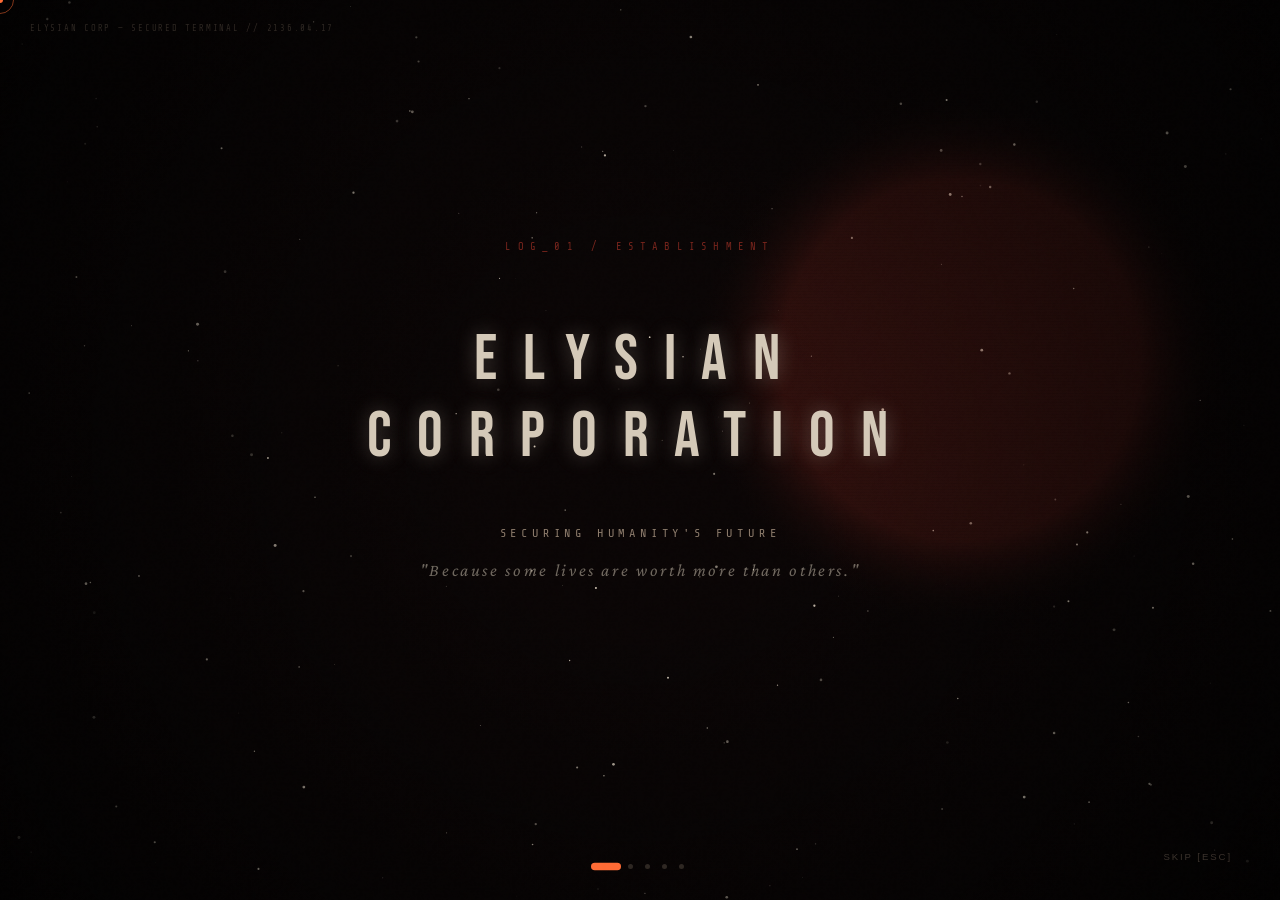
<file: intro.html>
<!DOCTYPE html>
<html lang="en">
<head>
    <meta charset="UTF-8">
    <meta name="viewport" content="width=device-width, initial-scale=1.0, maximum-scale=1.0, user-scalable=no">
    <title>Space Odyssey — Intro</title>
    <link rel="preconnect" href="https://fonts.googleapis.com">
    <link href="https://fonts.googleapis.com/css2?family=Bebas+Neue&family=Share+Tech+Mono&family=Crimson+Pro:ital,wght@0,300;1,300&display=swap" rel="stylesheet">
    <style>
        :root {
            --rust:  #c0392b;
            --glow:  #ff6b35;
            --pale:  #d4c9b8;
            --dust:  #8c7b6b;
            --amber: #e8a430;
            --bg-dark: #060303;
        }

        * { margin:0; padding:0; box-sizing:border-box; }
        html, body { 
            width:100%; 
            height:100%; 
            overflow:hidden; 
            background:#000; 
            font-family:'Share Tech Mono', monospace; 
            cursor:none; 
            color: var(--pale);
        }

        /* Hide custom cursor on touch devices */
        @media (pointer: coarse) {
            html, body { cursor: auto; }
            #cursor, #cursor-ring { display: none; }
        }

        /* Ambient Grain */
        body::after { 
            content:''; 
            position:fixed; 
            inset:0; 
            background-image:url("data:image/svg+xml,%3Csvg viewBox='0 0 200 200' xmlns='http://www.w3.org/2000/svg'%3E%3Cfilter id='n'%3E%3CfeTurbulence type='fractalNoise' baseFrequency='0.85' numOctaves='4' stitchTiles='stitch'/%3E%3C/filter%3E%3Crect width='100%25' height='100%25' filter='url(%23n)' opacity='0.05'/%3E%3C/svg%3E"); 
            pointer-events:none; 
            z-index:9999; 
            opacity:0.25; 
            mix-blend-mode:overlay; 
        }

        /* Cursor */
        #cursor { position:fixed; width:6px; height:6px; background:var(--glow); border-radius:50%; pointer-events:none; z-index:99999; transform:translate(-50%,-50%); mix-blend-mode:screen; }
        #cursor-ring { position:fixed; width:28px; height:28px; border:1px solid rgba(255,107,53,0.5); border-radius:50%; pointer-events:none; z-index:99998; transform:translate(-50%,-50%); transition:width 0.2s, height 0.2s; }

        #bg { position:fixed; inset:0; z-index:0; transition: transform 0.1s ease-out; }
        #scanlines { position:fixed; inset:0; z-index:1; pointer-events:none; background:repeating-linear-gradient(0deg,transparent,transparent 2px,rgba(0,0,0,0.15) 2px,rgba(0,0,0,0.15) 3px); opacity: 0.4; }
        #vignette { position:fixed; inset:0; z-index:5; pointer-events:none; background:radial-gradient(circle at center, transparent 20%, rgba(0,0,0,0.8) 100%); }

        /* Cinematic Bars */
        .bar { position:fixed; left:0; right:0; height:12vh; background:#000; z-index:50; transition:height 1.8s cubic-bezier(0.7,0,0.2,1); }
        .bar.top { top:0; }
        .bar.bottom { bottom:0; }
        .bar.open-top { height:0; }
        .bar.open-bottom { height:0; }

        /* Reduce bar height on mobile */
        @media (max-width: 480px) {
            .bar { height: 8vh; }
        }

        /* Stage & Alignment */
        #stage { 
            position:fixed; 
            inset:0; 
            z-index:10; 
            display:flex; 
            align-items:center; 
            justify-content:center; 
            perspective: 1000px;
            overflow: hidden;
        }

        .cin-scene { 
            position:absolute; 
            width: 100%;
            max-width: 900px;
            display:flex; 
            flex-direction:column; 
            align-items:center; 
            justify-content:center; 
            opacity:0; 
            pointer-events:none; 
            padding: clamp(20px, 5vw, 60px);
            text-align:center; 
            transition: opacity 1.5s ease; 
        }
        .cin-scene.active { opacity:1; pointer-events:all; }

        .scene-num { 
            position:absolute; 
            top: -20px; 
            font-size: clamp(0.5rem, 1.5vw, 0.65rem);
            letter-spacing:0.6em; 
            color: var(--rust); 
            opacity:0.6; 
            white-space: nowrap;
        }

        /* ── Scene 1: Elysian Corp ── */
        #s1 .corp-logo { 
            font-family:'Bebas Neue',sans-serif; 
            font-size: clamp(1.6rem, 7vw, 4rem);
            letter-spacing: clamp(0.2em, 2vw, 0.6em);
            color: var(--pale); 
            text-shadow: 0 0 20px rgba(212,201,184,0.3); 
        }
        #s1 .corp-rule { width:120px; height:1px; background:var(--rust); margin:25px auto; transform: scaleX(0); transition: transform 1.5s ease 0.5s; }
        .active #s1 .corp-rule { transform: scaleX(1); }
        #s1 .corp-sub { 
            font-size: clamp(0.55rem, 1.8vw, 0.75rem);
            letter-spacing: clamp(0.15em, 1.5vw, 0.4em);
            color: var(--dust); 
            text-transform:uppercase; 
            margin-bottom: 20px; 
        }
        #s1 .corp-tagline { 
            font-family:'Crimson Pro',serif; 
            font-style:italic; 
            font-size: clamp(0.85rem, 2.5vw, 1.1rem);
            color: rgba(212,201,184,0.5); 
            letter-spacing:0.15em; 
            padding: 0 10px;
        }

        /* ── Scene 2: Status Report ── */
        #s2 .stat-header { 
            font-size: clamp(0.55rem, 1.8vw, 0.7rem);
            letter-spacing:0.4em; 
            color: var(--rust); 
            margin-bottom: clamp(20px, 4vh, 40px);
        }
        #s2 .stat-row { width:100%; max-width:500px; }
        .stat-line { 
            display:flex; 
            justify-content:space-between; 
            align-items:center; 
            border-bottom:1px solid rgba(140,123,107,0.2); 
            padding: clamp(10px, 2.5vh, 18px) 0;
            opacity:0; 
            transform: translateX(-10px);
        }
        .stat-label { 
            font-size: clamp(0.55rem, 1.8vw, 0.7rem);
            letter-spacing: clamp(0.1em, 1vw, 0.2em);
            color:var(--dust); 
            text-transform:uppercase; 
        }
        .stat-val { 
            font-family:'Bebas Neue',sans-serif; 
            font-size: clamp(1.2rem, 5vw, 1.8rem);
            color:var(--rust); 
        }
        .stat-val.white { color:var(--pale); }
        .stat-val.amber { color:var(--amber); }

        /* ── Scene 3: Broadcast ── */
        #s3 .broadcast { 
            width:100%; 
            max-width: min(700px, calc(100vw - 40px));
            min-height: 200px;
            border:1px solid rgba(192,57,43,0.3); 
            padding: clamp(24px, 5vw, 60px);
            background:rgba(8,4,4,0.95); 
            text-align: left;
            position: relative;
            box-shadow: 0 30px 60px rgba(0,0,0,0.5);
        }
        #s3 .broadcast::before { 
            content:'● SIGNAL RECEPTION'; 
            position:absolute; 
            top:-10px; 
            left: clamp(15px, 3vw, 30px);
            background:#000; 
            padding:0 15px; 
            font-size: clamp(0.5rem, 1.5vw, 0.6rem);
            color:var(--rust); 
            letter-spacing:0.2em; 
            white-space: nowrap;
        }
        #s3 .broadcast-speaker { 
            font-size: clamp(0.55rem, 1.8vw, 0.7rem);
            letter-spacing:0.3em; 
            color:var(--rust); 
            text-transform:uppercase; 
            margin-bottom: clamp(16px, 3vh, 30px);
        }
        #s3 .broadcast-text { 
            font-family:'Crimson Pro',serif; 
            font-size: clamp(1rem, 3vw, 1.4rem);
            line-height:1.8; 
            color:var(--pale); 
            min-height: 1.8em; 
        }
        #s3 .broadcast-text em { color:var(--glow); font-style:italic; }
        #s3 .broadcast-text .red { color:var(--rust); font-weight: bold; }

        /* Scrollable broadcast on small screens */
        @media (max-height: 600px) {
            #s3 .broadcast {
                max-height: 55vh;
                overflow-y: auto;
                -webkit-overflow-scrolling: touch;
            }
        }

        /* ── Scene 4: Voyager ── */
        #s4 .you-label { 
            font-size: clamp(0.6rem, 2vw, 0.75rem);
            letter-spacing:0.5em; 
            color:var(--dust); 
            text-transform:uppercase; 
        }
        #s4 .you-name { 
            font-family:'Bebas Neue',sans-serif; 
            font-size: clamp(3.5rem, 18vw, 12rem);
            line-height:0.85; 
            margin: clamp(12px, 2vh, 20px) 0;
        }
        #s4 .you-name span { color:var(--glow); display:block; text-shadow:0 0 40px rgba(255,107,53,0.4); }
        #s4 .you-sub { 
            font-family:'Crimson Pro',serif; 
            font-size: clamp(0.9rem, 2.5vw, 1.2rem);
            color:var(--dust); 
            line-height:1.8; 
            max-width: 500px; 
            padding: 0 10px;
        }

        /* ── Scene 5: Finale ── */
        #s5 .main-title { 
            font-family:'Bebas Neue',sans-serif; 
            font-size: clamp(4rem, 20vw, 14rem);
            line-height:0.8; 
            letter-spacing:0.05em; 
            margin-bottom: clamp(12px, 2vh, 20px);
        }
        #s5 .main-title span { color:var(--glow); display:block; }
        .enter-btn { 
            margin-top: clamp(20px, 4vh, 40px);
            padding: clamp(14px, 2.5vh, 20px) clamp(28px, 8vw, 60px);
            background:transparent; 
            border:1px solid var(--glow); 
            color:var(--glow); 
            font-family:'Share Tech Mono'; 
            font-size: clamp(0.65rem, 2vw, 0.85rem);
            letter-spacing:0.4em; 
            text-transform:uppercase; 
            cursor: pointer;
            transition: all 0.4s;
            -webkit-tap-highlight-color: transparent;
            touch-action: manipulation;
        }
        /* restore cursor:none only on non-touch */
        @media (pointer: fine) {
            .enter-btn { cursor: none; }
        }
        .enter-btn:hover, .enter-btn:active { 
            background: var(--glow); 
            color: #000; 
            box-shadow: 0 0 30px rgba(255,107,53,0.4); 
        }

        /* ── Utilities ── */
        #ts { 
            position:fixed; 
            top: clamp(12px, 2.5vh, 25px);
            left: clamp(15px, 3vw, 30px);
            font-size: clamp(0.45rem, 1.3vw, 0.55rem);
            letter-spacing:0.2em; 
            color:rgba(140,123,107,0.3); 
            z-index:100; 
            white-space: nowrap;
            /* hide on very small screens to save space */
        }
        @media (max-width: 360px) {
            #ts { display: none; }
        }

        #skip { 
            position:fixed; 
            bottom: clamp(20px, 3.5vh, 30px);
            right: clamp(20px, 4vw, 40px);
            font-size: clamp(0.5rem, 1.5vw, 0.6rem);
            color:rgba(140,123,107,0.4); 
            background:none; 
            border:none; 
            z-index:100; 
            letter-spacing:0.2em; 
            -webkit-tap-highlight-color: transparent;
            touch-action: manipulation;
            padding: 8px;  /* larger tap target */
        }
        @media (pointer: fine) {
            #skip { cursor: none; }
        }
        @media (pointer: coarse) {
            #skip { cursor: pointer; }
            /* Hide keyboard hint on touch screens */
            #skip::after { content: ''; }
        }

        /* Hide keyboard shortcut on touch devices */
        .kbd-hint {
            display: inline;
        }
        @media (pointer: coarse) {
            .kbd-hint { display: none; }
        }

        #dots { 
            position:fixed; 
            bottom: clamp(20px, 3.5vh, 35px);
            left:50%; 
            transform:translateX(-50%); 
            display:flex; 
            gap: clamp(8px, 2vw, 12px);
            z-index:100; 
        }
        .dot { 
            width: clamp(4px, 1vw, 5px);
            height: clamp(4px, 1vw, 5px);
            border-radius:50%; 
            background:rgba(140,123,107,0.3); 
            transition: 0.5s; 
        }
        .dot.active { 
            background:var(--glow); 
            transform:scale(1.5); 
            width: clamp(14px, 4vw, 20px);
            border-radius:3px; 
        }
        
        #flash { position:fixed; inset:0; z-index:60; background:white; opacity:0; pointer-events:none; }
        .tw-cursor { display:inline-block; width:2px; height:1em; background:var(--glow); vertical-align:middle; animation: blink 0.8s infinite; }
        @keyframes blink { 50% { opacity: 0; } }

        /* ── Landscape phone adjustments ── */
        @media (max-height: 500px) and (orientation: landscape) {
            .bar { height: 5vh; }
            .cin-scene { padding: 12px clamp(20px, 5vw, 60px); }
            #s4 .you-name { font-size: clamp(2.5rem, 12vw, 6rem); }
            #s5 .main-title { font-size: clamp(3rem, 15vw, 8rem); }
            #s2 .stat-row { max-width: 90%; }
        }

        /* ── Tablet portrait (600–1024px) ── */
        @media (min-width: 600px) and (max-width: 1024px) {
            .cin-scene { padding: 40px clamp(30px, 5vw, 60px); }
        }
    </style>
</head>
<body>

<div id="cursor"></div>
<div id="cursor-ring"></div>
<canvas id="bg"></canvas>
<div id="scanlines"></div>
<div id="vignette"></div>
<div id="flash"></div>
<div class="bar top" id="barTop"></div>
<div class="bar bottom" id="barBottom"></div>
<div id="ts">ELYSIAN CORP — SECURED TERMINAL // 2136.04.17</div>

<div id="stage">
    <div class="cin-scene" id="s1">
        <div class="scene-num">LOG_01 / ESTABLISHMENT</div>
        <div class="corp-logo">ELYSIAN CORPORATION</div>
        <div class="corp-rule"></div>
        <div class="corp-sub">Securing Humanity's Future</div>
        <div class="corp-tagline">"Because some lives are worth more than others."</div>
    </div>

    <div class="cin-scene" id="s2">
        <div class="scene-num">LOG_02 / CRITICAL_STATUS</div>
        <div class="stat-header">// GLOBAL DEPLETION SUMMARY</div>
        <div class="stat-row">
            <div class="stat-line" id="sl1"><span class="stat-label">Oxygen Index</span><span class="stat-val">0.4%</span></div>
            <div class="stat-line" id="sl2"><span class="stat-label">Freshwater</span><span class="stat-val">DEPLETED</span></div>
            <div class="stat-line" id="sl3"><span class="stat-label">Population</span><span class="stat-val white">39.8M</span></div>
            <div class="stat-line" id="sl4"><span class="stat-label">Est. Collapse</span><span class="stat-val">3 YRS</span></div>
            <div class="stat-line" id="sl5"><span class="stat-label">Evacuees</span><span class="stat-val amber">2,400</span></div>
        </div>
    </div>

    <div class="cin-scene" id="s3">
        <div class="scene-num">LOG_03 / INTERCEPTED_COMMS</div>
        <div class="broadcast">
            <div class="broadcast-speaker" id="bs-speaker">Director Vladimir — Uplink Mars-1</div>
            <div class="broadcast-text" id="bs-text"></div>
        </div>
    </div>

    <div class="cin-scene" id="s4">
        <div class="scene-num">LOG_04 / SUBJECT_IDENTIFICATION</div>
        <div class="you-label">Carry the weight of the curse.</div>
        <div class="you-name">THE<span>VOYAGER</span></div>
        <div class="you-sub">Born into a broken world. Marked by an anomaly no one understands.<br><br>Not chosen. Not saved. <br>Just... <em>alive.</em></div>
    </div>

    <div class="cin-scene" id="s5">
        <div class="scene-num">LOG_05 / MISSION_START</div>
        <div class="main-title">SPACE<span>ODYSSEY</span></div>
        <button class="enter-btn" id="enterBtn" onclick="enterGame()">Initialize Mission →</button>
    </div>
</div>

<div id="dots">
    <div class="dot active"></div><div class="dot"></div><div class="dot"></div><div class="dot"></div><div class="dot"></div>
</div>
<button id="skip" onclick="skipIntro()">SKIP<span class="kbd-hint"> [ESC]</span></button>

<script>
const wait = ms => new Promise(r => setTimeout(r, ms));

// Cursor Logic — only on pointer:fine devices
const isTouch = window.matchMedia('(pointer: coarse)').matches;
if (!isTouch) {
    const cursor = document.getElementById('cursor');
    const ring = document.getElementById('cursor-ring');
    let mx=0, my=0, rx=0, ry=0;
    document.addEventListener('mousemove', e => { 
        mx=e.clientX; my=e.clientY; 
        cursor.style.left=mx+'px'; cursor.style.top=my+'px'; 
    });
    (function rLoop(){ 
        rx += (mx-rx)*0.15; ry += (my-ry)*0.15; 
        ring.style.left=rx+'px'; ring.style.top=ry+'px'; 
        requestAnimationFrame(rLoop); 
    })();
}

// Canvas Background
const canvas=document.getElementById('bg'), ctx=canvas.getContext('2d');
let W, H, stars=[];
function resize(){ W=canvas.width=innerWidth; H=canvas.height=innerHeight; mkStars(); }
function mkStars(){ stars=[]; for(let i=0;i<200;i++) stars.push({x:Math.random()*W,y:Math.random()*H,r:Math.random()*1.5, ph:Math.random()*Math.PI*2}); }
function draw(){
    ctx.fillStyle = '#0a0505';
    ctx.fillRect(0,0,W,H);
    stars.forEach(s => {
        let a = 0.2 + Math.abs(Math.sin(Date.now()*0.001 + s.ph))*0.8;
        ctx.fillStyle = `rgba(212,201,184,${a})`;
        ctx.beginPath(); ctx.arc(s.x, s.y, s.r, 0, Math.PI*2); ctx.fill();
    });
    const ex=W*0.75, ey=H*0.4, er=Math.min(W,H)*0.25;
    let g = ctx.createRadialGradient(ex,ey,er*0.8, ex,ey,er*1.2);
    g.addColorStop(0, 'rgba(192,57,43,0.2)');
    g.addColorStop(1, 'rgba(0,0,0,0)');
    ctx.fillStyle = g; ctx.beginPath(); ctx.arc(ex,ey,er*1.2,0,Math.PI*2); ctx.fill();
    requestAnimationFrame(draw);
}
window.addEventListener('resize', resize);
resize(); draw();

// UI Logic
let currentScene = 0;
function setScene(n){
    document.querySelectorAll('.cin-scene').forEach(s => s.classList.remove('active'));
    document.getElementById(`s${n+1}`).classList.add('active');
    document.querySelectorAll('.dot').forEach((d,i) => d.classList.toggle('active', i===n));
    currentScene = n;
}

async function typewrite(el, text, speed=40){
    el.innerHTML = '';
    const cur = document.createElement('span'); cur.className = 'tw-cursor';
    el.appendChild(cur);
    for(let i=0; i<text.length; i++){
        if(text[i] === '<'){
            let end = text.indexOf('>', i);
            cur.insertAdjacentHTML('beforebegin', text.slice(i, end+1));
            i = end;
        } else {
            cur.insertAdjacentText('beforebegin', text[i]);
        }
        await wait(speed);
    }
    cur.remove();
}

function flash(color='white', dur=200){
    const f = document.getElementById('flash');
    f.style.background = color;
    f.style.transition = 'none';
    f.style.opacity = '1';
    setTimeout(() => { f.style.transition = 'opacity 0.8s ease'; f.style.opacity = '0'; }, dur);
}

// Reduce typewrite speed on mobile for better experience
const twSpeed = isTouch ? 30 : 40;

async function runIntro(){
    await wait(800);
    document.getElementById('barTop').classList.add('open-top');
    document.getElementById('barBottom').classList.add('open-bottom');

    // S1
    setScene(0);
    await wait(4500);
    flash('rgba(192,57,43,0.2)', 100);

    // S2
    setScene(1);
    for(let i=1; i<=5; i++){
        const l = document.getElementById(`sl${i}`);
        l.style.transition = 'all 0.8s ease-out';
        l.style.opacity = '1';
        l.style.transform = 'translateX(0)';
        await wait(700);
    }
    await wait(3000);
    flash('rgba(192,57,43,0.2)', 100);

    // S3
    setScene(2);
    await wait(800);
    const bt = document.getElementById('bs-text');
    await typewrite(bt, `"The evacuation is a <em>tremendous success</em>. Our colonists will carry the legacy forward. As for the rest... <br><br><span class='red'>we won't carry the weight of your curses anymore!</span>"`, twSpeed);
    await wait(3500);
    
    flash('rgba(232, 164, 48, 0.4)', 400);
    await wait(100);
    bt.innerHTML = '';
    await typewrite(bt, `[SYSTEM OVERRIDE] <br> Day 277 of the Year 2133.`, twSpeed);
    await wait(2000);

    flash('rgba(192,57,43,0.2)', 200);
    bt.innerHTML = '';
    await typewrite(bt, `On that day the world changed. Billions of humans were killed - the cause of their death still remains a mystery even after thirty two years.`, twSpeed);
    await wait(4000);
    
    flash('rgba(192,57,43,0.2)', 200);
    bt.innerHTML = '';
    await typewrite(bt, `Some believe it was a world war—one so devastating it erased the memories of every living soul. Others whisper of a supernatural force, something beyond human understanding that swept across the planet in a single, catastrophic moment. Scientists argue a more tangible cause: a barrage of meteorites striking Earth simultaneously, leaving nothing but destruction in their wake.`, twSpeed);
    await wait(4000);

    flash('rgba(192,57,43,0.2)', 200);
    bt.innerHTML = '';
    await typewrite(bt, `Yet many elders hold onto a darker belief—that the world was cursed on that fateful day. They claim that those born during and after the catastrophe carry that curse within them, forever marked as the Cursed Generation.`, twSpeed);
    await wait(4000);
    
    flash('rgba(192,57,43,0.2)', 200);
    bt.innerHTML = '';
    await typewrite(bt, `You are one of them. You were deprived of the right to live by those of the higher class. You must live on...`, twSpeed);
    await wait(4000);
    
    flash('rgba(192,57,43,0.2)', 200);

    // S4
    setScene(3);
    await wait(5000);

    // S5
    setScene(4);
}

runIntro();

function skipIntro() { window.location.href = "level1.html"; }
function enterGame() { 
    document.body.style.opacity = '0';
    document.body.style.transition = 'opacity 1s';
    setTimeout(() => window.location.href = "level1.html", 1000);
}
document.addEventListener('keydown', e => { 
    if(e.key === 'Escape') skipIntro();
    if(e.key === 'Enter' && currentScene === 4) enterGame();
});
</script>
</body>
</html>
</file>
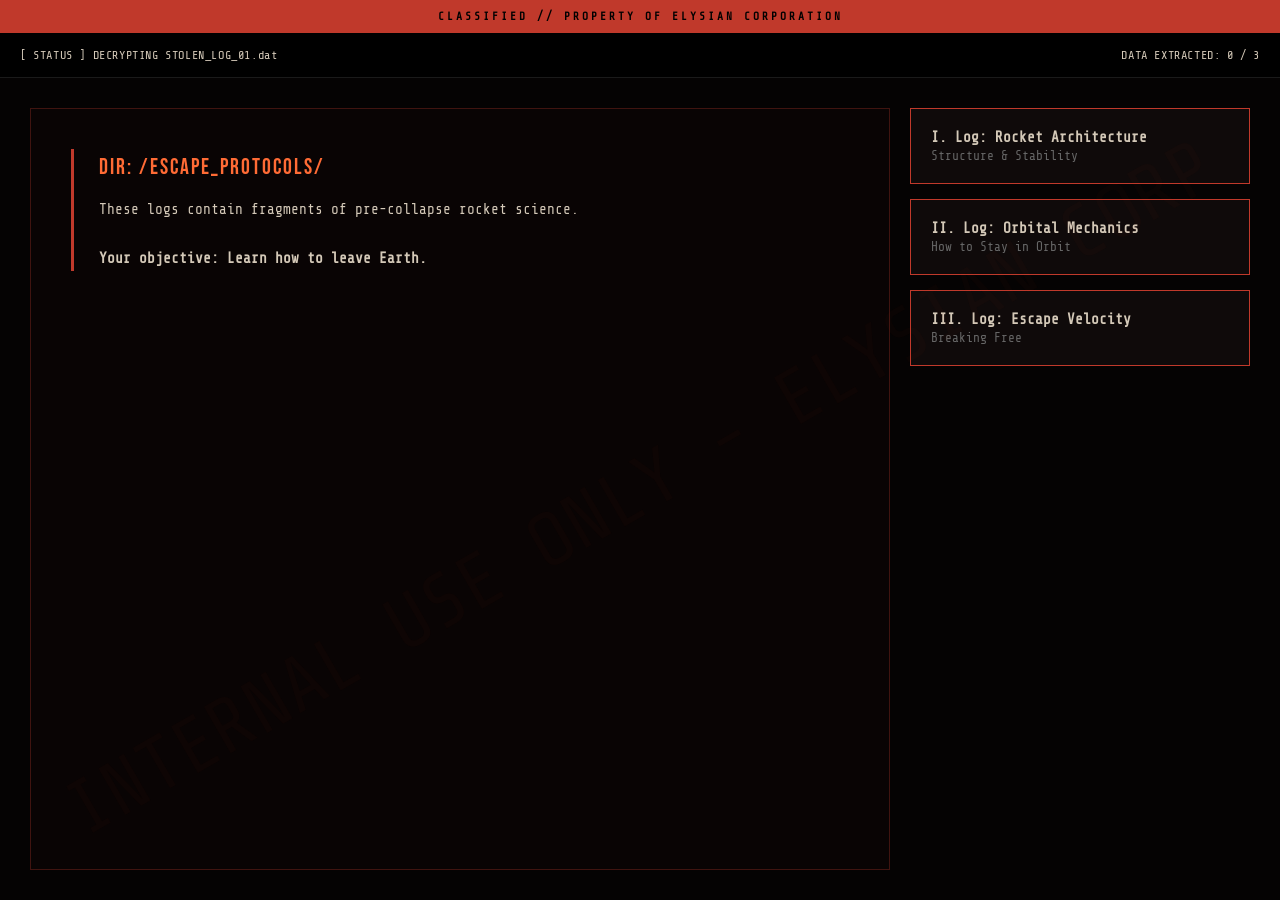
<file: level1.html>
<!DOCTYPE html>
<html lang="en">
<head>
<meta charset="UTF-8">
<meta name="viewport" content="width=device-width, initial-scale=1.0, maximum-scale=1.0, user-scalable=no">
<title>Level 1 — Stolen Elysian Log</title>
<link href="https://fonts.googleapis.com/css2?family=Share+Tech+Mono&family=Bebas+Neue&family=Crimson+Pro&display=swap" rel="stylesheet">

<style>
:root { --rust:#c0392b; --glow:#ff6b35; --pale:#d4c9b8; --bg:#050303; --teal:#00f2ff; }
*{margin:0;padding:0;box-sizing:border-box;}

html, body {
    background:var(--bg);
    color:var(--pale);
    font-family:'Share Tech Mono';
    height:100%;
    min-height:100vh;
}

body {
    display:flex;
    flex-direction:column;
}

/* --- Custom Scrollbar --- */
::-webkit-scrollbar { width: 6px; }
::-webkit-scrollbar-track { background: #000; border-left: 1px solid rgba(192,57,43,0.1); }
::-webkit-scrollbar-thumb { background: var(--rust); border-radius: 0; }
::-webkit-scrollbar-thumb:hover { background: var(--glow); }

/* ── Top banner ── */
.elysian-header {
    padding: clamp(7px, 1.5vh, 10px);
    background: var(--rust);
    color: #000;
    text-align: center;
    font-size: clamp(0.55rem, 1.8vw, 0.7rem);
    letter-spacing: clamp(1px, 0.4vw, 3px);
    font-weight: bold;
    flex-shrink: 0;
}

/* ── Header bar ── */
header {
    padding: clamp(10px, 2vh, 15px) clamp(12px, 3vw, 20px);
    border-bottom: 1px solid rgba(255,255,255,0.1);
    display: flex;
    justify-content: space-between;
    align-items: center;
    background: #000;
    flex-shrink: 0;
    gap: 10px;
    flex-wrap: wrap;
    font-size: clamp(0.55rem, 1.8vw, 0.75rem);
    letter-spacing: 0.05em;
}

/* ── Main layout ── */
main {
    flex: 1;
    display: grid;
    grid-template-columns: 1fr 340px;
    gap: clamp(12px, 2.5vw, 20px);
    padding: clamp(16px, 3vw, 30px);
    overflow: hidden;
    position: relative;
    min-height: 0; /* allow grid children to scroll */
}

/* Tablet: stack side panel below */
@media (max-width: 860px) {
    main {
        grid-template-columns: 1fr;
        grid-template-rows: 1fr auto;
        overflow: visible;
        padding: clamp(12px, 2.5vw, 20px);
    }
}

/* Mobile: reduce padding */
@media (max-width: 480px) {
    main { padding: 12px; gap: 12px; }
}

main::before {
    content: "INTERNAL USE ONLY - ELYSIAN CORP";
    position: absolute;
    top: 50%; left: 50%;
    transform: translate(-50%,-50%) rotate(-30deg);
    font-size: clamp(2rem, 6vw, 5rem);
    color: rgba(192,57,43,0.03);
    pointer-events: none;
    white-space: nowrap;
}

/* ── Terminal / log window ── */
.terminal-window {
    background: rgba(10,5,5,0.9);
    border: 1px solid rgba(192,57,43,0.3);
    padding: clamp(20px, 4vw, 40px);
    overflow-y: auto;
    scrollbar-width: thin;
    scrollbar-color: var(--rust) #000;
    min-height: 0;
}

/* On tablet/mobile the terminal has a fixed height so it scrolls */
@media (max-width: 860px) {
    .terminal-window {
        max-height: 45vh;
        min-height: 200px;
    }
}

@media (max-width: 480px) {
    .terminal-window {
        max-height: 38vh;
        padding: 16px;
    }
}

/* ── Log entries ── */
.log-entry {
    margin-bottom: clamp(20px, 4vh, 35px);
    border-left: 3px solid var(--rust);
    padding-left: clamp(14px, 3vw, 25px);
    animation: slideIn 0.4s ease-out;
    font-size: clamp(0.75rem, 2vw, 0.9rem);
    line-height: 1.7;
}

.data-header {
    color: var(--glow);
    font-size: clamp(1rem, 3.5vw, 1.4rem);
    font-family: 'Bebas Neue';
    letter-spacing: 2px;
    margin-bottom: 10px;
    display: block;
}

/* ── Side panel ── */
.side-panel {
    display: flex;
    flex-direction: column;
    gap: clamp(10px, 2vh, 15px);
    overflow-y: auto;
    scrollbar-width: thin;
    scrollbar-color: var(--rust) #000;
    min-height: 0;
}

/* Tablet: side panel becomes horizontal row of nodes */
@media (max-width: 860px) {
    .side-panel {
        flex-direction: row;
        flex-wrap: wrap;
        overflow-y: visible;
        overflow-x: auto;
        gap: 10px;
        padding-bottom: 4px;
    }
}

/* ── Data nodes ── */
.data-node {
    background: #0f0a0a;
    border: 1px solid var(--rust);
    padding: clamp(14px, 2.5vw, 20px);
    cursor: pointer;
    transition: 0.3s;
    flex-shrink: 0;
}

/* On tablet: nodes share space in a row */
@media (max-width: 860px) {
    .data-node {
        flex: 1 1 140px;
        min-width: 130px;
    }
}

@media (max-width: 480px) {
    .data-node {
        flex: 1 1 120px;
        min-width: 110px;
        padding: 12px;
    }
}

.data-node h3 {
    font-size: clamp(0.7rem, 2vw, 0.9rem);
    margin-bottom: 4px;
}
.data-node p {
    font-size: clamp(0.6rem, 1.5vw, 0.8rem);
    color: #666;
}

.data-node:hover { background: #1a0f0f; border-color: var(--glow); }
.data-node.active { border-color: var(--teal); background: #001a1d; }
.data-node.read-complete { cursor: default; opacity: 0.8; }

/* ── Override / decrypt section ── */
#override-section {
    display: none;
    margin-top: clamp(12px, 2vh, 20px);
    border: 1px solid var(--teal);
    padding: clamp(12px, 2.5vw, 15px);
}

#override-section p {
    color: var(--teal);
    font-size: clamp(0.55rem, 1.5vw, 0.7rem);
    margin-bottom: 6px;
}

#velocity-input {
    background: #000;
    border: 1px solid var(--teal);
    color: var(--teal);
    padding: 8px;
    font-family: 'Share Tech Mono';
    font-size: clamp(0.75rem, 2vw, 0.9rem);
    width: clamp(70px, 20vw, 80px);
    margin: 10px 8px 10px 0;
}

#override-section button {
    background: var(--teal);
    border: none;
    padding: clamp(6px, 1.5vh, 8px) clamp(12px, 3vw, 15px);
    font-family: 'Bebas Neue';
    font-size: clamp(0.9rem, 2.5vw, 1.1rem);
    cursor: pointer;
    -webkit-tap-highlight-color: transparent;
    touch-action: manipulation;
}

/* ── Action bar (footer) ── */
#action-bar {
    display: none;
    padding: clamp(14px, 2.5vh, 20px) clamp(14px, 3vw, 20px);
    border-top: 2px solid var(--rust);
    background: #000;
    align-items: center;
    justify-content: space-between;
    gap: 16px;
    flex-shrink: 0;
    flex-wrap: wrap;
}

#mann-message {
    font-size: clamp(0.65rem, 1.8vw, 0.8rem);
    line-height: 1.6;
    flex: 1;
    min-width: 0;
}

.btn-next {
    padding: clamp(10px, 2vh, 12px) clamp(22px, 5vw, 40px);
    background: var(--teal);
    color: #000;
    border: none;
    font-family: 'Bebas Neue';
    font-size: clamp(1rem, 3vw, 1.4rem);
    cursor: pointer;
    white-space: nowrap;
    -webkit-tap-highlight-color: transparent;
    touch-action: manipulation;
    flex-shrink: 0;
}

/* On very small screens, stack action bar vertically */
@media (max-width: 480px) {
    #action-bar {
        flex-direction: column;
        align-items: flex-start;
    }
    .btn-next { width: 100%; text-align: center; }
}

/* ── Landscape phone: tighter layout ── */
@media (max-height: 500px) and (orientation: landscape) {
    .terminal-window { max-height: 50vh; }
    main { padding: 8px; gap: 8px; }
}

@keyframes slideIn {
    from { opacity:0; transform:translateX(-20px); }
    to   { opacity:1; transform:translateX(0); }
}
</style>
</head>

<body>

<div class="elysian-header">CLASSIFIED // PROPERTY OF ELYSIAN CORPORATION</div>

<header>
    <div>[ STATUS ] DECRYPTING STOLEN_LOG_01.dat</div>
    <div id="progress-text">DATA EXTRACTED: 0 / 3</div>
</header>

<main>
    <div class="terminal-window" id="log">
        <div class="log-entry">
            <span class="data-header">DIR: /ESCAPE_PROTOCOLS/</span>
            These logs contain fragments of pre-collapse rocket science.
            <br><br>
            <b>Your objective: Learn how to leave Earth.</b>
        </div>
    </div>

    <div class="side-panel">
        <div class="data-node" id="n1" onclick="loadData(1)">
            <h3>I. Log: Rocket Architecture</h3>
            <p>Structure &amp; Stability</p>
        </div>
        <div class="data-node" id="n2" onclick="loadData(2)">
            <h3>II. Log: Orbital Mechanics</h3>
            <p>How to Stay in Orbit</p>
        </div>
        <div class="data-node" id="n3" onclick="loadData(3)">
            <h3>III. Log: Escape Velocity</h3>
            <p>Breaking Free</p>
        </div>

        <div id="override-section">
            <p>INPUT ESCAPE VELOCITY (KM/S)</p>
            <input type="number" id="velocity-input" step="0.1" placeholder="00.0" inputmode="decimal">
            <button onclick="checkOverride()">DECRYPT</button>
        </div>
    </div>
</main>

<footer id="action-bar">
    <div id="mann-message"></div>
    <button class="btn-next" onclick="nextLevel()">ACCESS HANGAR →</button>
</footer>

<script>
let readNodes = new Set();
const log = document.getElementById('log');

const technicalDocs = {
    1: {
        title: "PROPULSION LOG: MASS & FUEL",
        content: `Rockets are mostly fuel. A vehicle's ability to gain speed depends on how much fuel it carries compared to its own weight.<br><br><b>Mass Ratio = Total Mass / Empty Mass</b><br><br>Observation: Most successful launches used extremely high fuel mass. Heavier structures require significantly more fuel.`
    },
    2: {
        title: "GRAVITY MODEL: EARTH ESCAPE",
        content: `Earth's gravity creates a binding limit. To leave the planet completely, an object must reach a critical speed:<br><br><b>Escape Velocity ≈ 11.2 km/s</b><br><br>Below this speed, the object falls back. At this speed, it breaks free from Earth's pull.`
    },
    3: {
        title: "FLIGHT LOG: ORBITAL VELOCITY",
        content: `Reaching space is not enough. To stay in orbit, a vehicle must move sideways fast enough that the ground curves away beneath it.<br><br><b>Low Earth Orbit ≈ 7.8 km/s</b><br><br>Too slow: re-entry. Too fast: escape trajectory.`
    }
};

function loadData(id) {
    if (readNodes.has(id)) return;

    document.querySelectorAll('.data-node').forEach(n => n.classList.remove('active'));
    const currentNode = document.getElementById('n' + id);
    currentNode.classList.add('active', 'read-complete');

    readNodes.add(id);
    const entry = document.createElement('div');
    entry.className = 'log-entry';
    entry.innerHTML = `<span class="data-header">${technicalDocs[id].title}</span>${technicalDocs[id].content}`;
    log.appendChild(entry);
    log.scrollTo({ top: log.scrollHeight, behavior: 'smooth' });

    document.getElementById('progress-text').innerText = `DATA EXTRACTED: ${readNodes.size} / 3`;

    if (readNodes.size === 3) showFinal();
}

function showFinal() {
    document.getElementById('override-section').style.display = 'block';
    const entry = document.createElement('div');
    entry.className = 'log-entry';
    entry.style.borderLeftColor = 'var(--teal)';
    entry.innerHTML = `
        <span class="data-header" style="color:var(--teal)">LIFE SUPPORT FILE</span>
        Mars is not empty. It is hostile. Survival requires Oxygen, Water recycling, and Food production.
    `;
    log.appendChild(entry);
    log.scrollTo({ top: log.scrollHeight, behavior: 'smooth' });
}

function checkOverride() {
    const val = document.getElementById('velocity-input').value;
    if (val == "11.2") {
        document.getElementById('action-bar').style.display = 'flex';
        document.getElementById('override-section').innerHTML = "<p style='color:var(--teal)'>ACCESS GRANTED</p>";
        document.getElementById('mann-message').innerHTML = `
            <p style="color:var(--rust);font-size:0.8rem;">// SOURCE: DR. ARIS MANN</p>
            "The curse... everyone loves that word now. They say it was you who depleted Earth 
            of its resources, but no... It was their greed. The Elysian, they won't let you leave. 
            They are tracking y—"<br><span style="color:var(--rust);font-weight:bold;">[CONNECTION LOST]</span>
        `;
        // Scroll to footer on mobile so user sees the next button
        document.getElementById('action-bar').scrollIntoView({ behavior: 'smooth', block: 'nearest' });
    } else {
        alert("Trajectory failure. You are still bound to Earth.");
    }
}

function nextLevel() {
    localStorage.setItem("maxLevel", 2);
    window.location.href = "index.html";
}
</script>
</body>
</html>
</file>
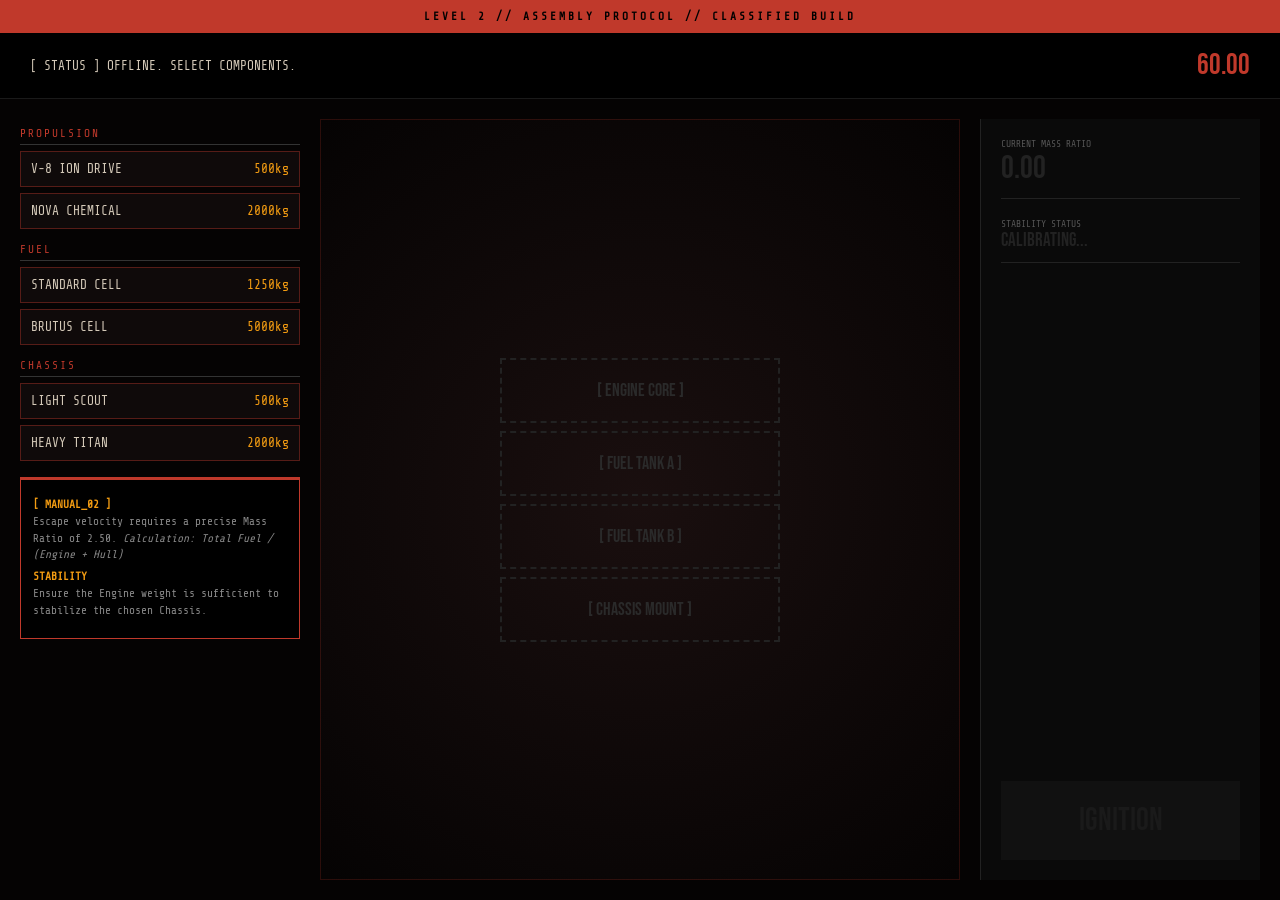
<file: level2.html>
<!DOCTYPE html>
<html lang="en">
<head>
<meta charset="UTF-8">
<meta name="viewport" content="width=device-width, initial-scale=1.0, maximum-scale=1.0, user-scalable=no">
<title>Level 2 — Engineering Bay</title>
<link href="https://fonts.googleapis.com/css2?family=Share+Tech+Mono&family=Bebas+Neue&display=swap" rel="stylesheet">
<style>
    :root { --rust:#c0392b; --glow:#ff6b35; --pale:#d4c9b8; --bg:#050303; --teal:#00f2ff; --gold:#f39c12; --green:#2ecc71; }
    * { margin:0; padding:0; box-sizing:border-box; }
    html, body { height:100%; }
    body { background:var(--bg); color:var(--pale); font-family:'Share Tech Mono'; min-height:100vh; display:flex; flex-direction:column; overflow-x:hidden; }

    /* ── Top banner ── */
    .elysian-header {
        padding: clamp(7px,1.5vh,10px);
        background:var(--rust); color:#000; text-align:center;
        font-size:clamp(0.5rem,1.8vw,0.7rem); letter-spacing:clamp(1px,0.4vw,3px); font-weight:bold;
        flex-shrink:0;
    }

    /* ── Header bar ── */
    header {
        padding: clamp(10px,2vh,15px) clamp(14px,3vw,30px);
        border-bottom:1px solid rgba(255,255,255,0.1);
        display:flex; justify-content:space-between; align-items:center;
        background:#000; flex-shrink:0; gap:10px; flex-wrap:wrap;
        font-size:clamp(0.55rem,1.8vw,0.8rem);
    }
    #timer { font-family:'Bebas Neue'; font-size:clamp(1.2rem,4vw,1.8rem); color:var(--rust); }

    /* ── Main 3-column grid ── */
    main {
        flex:1;
        display:grid;
        grid-template-columns: 280px 1fr 280px;
        grid-template-rows: 1fr;
        gap: clamp(10px,2vw,20px);
        padding: clamp(10px,2vw,20px);
        min-height:0;
        overflow:hidden;
    }

    /* Tablet: parts | assembly stacked, telemetry below */
    @media (max-width: 900px) {
        body { overflow-y:auto; }
        main {
            grid-template-columns: 1fr 1fr;
            grid-template-rows: auto auto auto;
            overflow:visible;
            min-height:unset;
        }
        .parts-menu { grid-column: 1; grid-row: 1; }
        .assembly-zone { grid-column: 2; grid-row: 1; min-height: 340px; }
        .telemetry { grid-column: 1 / -1; grid-row: 2; flex-direction:row; flex-wrap:wrap; gap:12px; border-left:none; border-top:1px solid #222; }
    }

    /* Mobile: full-width single column */
    @media (max-width: 540px) {
        main {
            grid-template-columns: 1fr;
            grid-template-rows: auto auto auto;
            padding: 10px;
            gap: 10px;
        }
        .parts-menu { grid-column:1; grid-row:1; }
        .assembly-zone { grid-column:1; grid-row:2; min-height:280px; }
        .telemetry { grid-column:1; grid-row:3; }
    }

    /* Landscape phone */
    @media (max-height:500px) and (orientation:landscape) {
        body { overflow-y:auto; }
        main { grid-template-columns: 220px 1fr 220px; overflow:visible; }
    }

    /* ── Parts menu ── */
    .parts-menu { display:flex; flex-direction:column; gap:6px; overflow-y:auto; min-height:0; scrollbar-width:thin; scrollbar-color:var(--rust) #000; }

    @media (max-width: 900px) {
        .parts-menu { max-height:360px; }
    }
    @media (max-width: 540px) {
        .parts-menu { max-height:none; overflow-y:visible; }
    }

    .section-label {
        font-size:clamp(0.55rem,1.5vw,0.7rem); color:var(--rust); letter-spacing:2px;
        border-bottom:1px solid #333; margin-top:8px; padding-bottom:4px; flex-shrink:0;
    }

    .part-card {
        background:#0f0a0a; border:1px solid rgba(192,57,43,0.4);
        padding: clamp(8px,1.5vh,10px) clamp(8px,1.5vw,10px);
        cursor:grab; transition:0.2s;
        font-size:clamp(0.65rem,1.8vw,0.8rem);
        flex-shrink:0;
        -webkit-tap-highlight-color:transparent;
        user-select:none;
    }
    .part-card:hover { border-color:var(--glow); background:#1a0f0f; }
    .part-card span { float:right; color:var(--gold); }

    /* Touch tap-to-select style */
    .part-card.selected { border-color:var(--teal); background:#001a1d; box-shadow:0 0 8px rgba(0,242,255,0.2); }

    .info-file {
        background:#000; border:1px solid var(--rust); border-top:3px solid var(--rust);
        padding:clamp(10px,2vw,12px); margin-top:10px;
        font-size:clamp(0.6rem,1.5vw,0.7rem); color:#888; line-height:1.5;
        height:clamp(120px,18vh,180px); overflow-y:auto;
        scrollbar-width:thin; scrollbar-color:var(--rust) #000;
        flex-shrink:0;
    }
    .info-file b { color:var(--gold); display:block; margin-top:5px; }

    /* ── Assembly zone ── */
    .assembly-zone {
        background:radial-gradient(circle at center, #1a0f0f 0%, #050303 100%);
        border:1px solid rgba(192,57,43,0.2);
        display:flex; flex-direction:column-reverse; align-items:center; justify-content:center;
        gap: clamp(6px,1.5vh,8px);
        padding: clamp(12px,2vw,20px);
        min-height:0;
    }

    .slot {
        width: min(280px, 90%);
        height: clamp(52px,9vh,65px);
        border:2px dashed #222;
        display:flex; align-items:center; justify-content:center;
        font-family:'Bebas Neue'; font-size:clamp(0.85rem,2.5vw,1.1rem);
        color:#2a2a2a; transition:0.3s;
        cursor:pointer; /* acts as drop target on touch */
        text-align:center; padding:0 8px;
        -webkit-tap-highlight-color:transparent;
    }
    .slot.drag-over { border-color:var(--teal); background:rgba(0,242,255,0.05); }
    .slot.filled { border:1px solid var(--teal); color:var(--teal); background:rgba(0,242,255,0.05); cursor:pointer; }
    .slot.filled:hover { border-color:var(--rust); background:rgba(192,57,43,0.08); }
    .slot.tap-target { border-color:var(--glow); background:rgba(255,107,53,0.05); }
    .slot.filled.tap-target { border-color:var(--glow); background:rgba(255,107,53,0.08); }

    /* ── Telemetry panel ── */
    .telemetry { background:#0a0a0a; border-left:1px solid #222; padding:clamp(14px,2.5vw,20px); display:flex; flex-direction:column; min-height:0; }

    @media (max-width: 900px) {
        .telemetry { padding:14px; }
        .telemetry .stat-box { margin-bottom:0; border-bottom:none; border-right:1px solid #222; padding:0 16px 0 0; }
        .telemetry .stat-box:last-of-type { border-right:none; }
    }

    .stat-box { margin-bottom:clamp(12px,2.5vh,20px); border-bottom:1px solid #222; padding-bottom:10px; }

    @media (max-width: 900px) {
        .stat-box { margin-bottom:0; }
    }

    .stat-label { font-size:clamp(0.5rem,1.5vw,0.6rem); color:#555; }
    .stat-val { font-family:'Bebas Neue'; font-size:clamp(1.4rem,4vw,2rem); color:#222; }
    .stat-val.ok { color:var(--green); }

    #warning-msg { font-size:clamp(0.55rem,1.5vw,0.65rem); color:var(--rust); visibility:hidden; }

    @media (max-width: 900px) {
        #warning-msg { width:100%; }
        .btn-ignite { width:100%; }
    }

    .btn-ignite {
        margin-top:auto; padding:clamp(14px,3vh,20px);
        font-family:'Bebas Neue'; font-size:clamp(1.2rem,3.5vw,2rem);
        background:#111; color:#1a1a1a; border:none; cursor:not-allowed; transition:0.4s;
        -webkit-tap-highlight-color:transparent; touch-action:manipulation;
    }
    .btn-ignite.ready { background:var(--teal); color:#000; cursor:pointer; box-shadow:0 0 25px rgba(0,242,255,0.3); }

    /* Touch hint banner — shown only on touch devices */
    #touch-hint {
        display:none;
        background:rgba(0,242,255,0.07);
        border:1px solid rgba(0,242,255,0.2);
        color:var(--teal);
        font-size:0.6rem;
        letter-spacing:0.15em;
        text-align:center;
        padding:7px;
        flex-shrink:0;
    }
    @media (pointer:coarse) {
        #touch-hint { display:block; }
    }

    /* ── Success overlay ── */
    .overlay { position:fixed; inset:0; display:none; flex-direction:column; align-items:center; justify-content:center; z-index:1000; text-align:center; padding:20px; }
    #success-screen { background:#000; color:#fff; border:clamp(4px,1vw,10px) solid #fff; padding:clamp(20px,5vw,40px); }
    #success-screen h1 { font-size:clamp(2.5rem,12vw,5rem); font-family:'Bebas Neue'; letter-spacing:clamp(3px,1.5vw,10px); }
    #success-screen .class-tag { font-family:'Bebas Neue'; font-size:clamp(1rem,4vw,2rem); color:var(--teal); margin-top:10px; letter-spacing:clamp(2px,1vw,5px); }
    #success-screen p { font-size:clamp(0.65rem,2vw,0.8rem); opacity:0.6; margin-top:20px; }

    /* scrollbar styles */
    ::-webkit-scrollbar { width:6px; }
    ::-webkit-scrollbar-track { background:#000; }
    ::-webkit-scrollbar-thumb { background:var(--rust); }
    ::-webkit-scrollbar-thumb:hover { background:var(--glow); }
</style>
</head>
<body>

<div class="elysian-header">LEVEL 2 // ASSEMBLY PROTOCOL // CLASSIFIED BUILD</div>

<header>
    <div id="status-text">[ STATUS ] OFFLINE. SELECT COMPONENTS.</div>
    <div id="timer">60.00</div>
</header>

<div id="touch-hint">TAP PART → TAP SLOT TO INSTALL · TAP FILLED SLOT TO REMOVE</div>

<main>
    <!-- Parts -->
    <div class="parts-menu">
        <div class="section-label">PROPULSION</div>
        <div class="part-card" draggable="true" data-type="engine" data-mass="500"  data-name="ION DRIVE"  ondragstart="drag(event)" onclick="tapSelect(this)">V-8 ION DRIVE  <span>500kg</span></div>
        <div class="part-card" draggable="true" data-type="engine" data-mass="2000" data-name="NOVA CHEM"  ondragstart="drag(event)" onclick="tapSelect(this)">NOVA CHEMICAL  <span>2000kg</span></div>

        <div class="section-label">FUEL</div>
        <div class="part-card" draggable="true" data-type="fuel" data-mass="1250" data-name="STD CELL"    ondragstart="drag(event)" onclick="tapSelect(this)">STANDARD CELL  <span>1250kg</span></div>
        <div class="part-card" draggable="true" data-type="fuel" data-mass="5000" data-name="BRUTUS CELL" ondragstart="drag(event)" onclick="tapSelect(this)">BRUTUS CELL    <span>5000kg</span></div>

        <div class="section-label">CHASSIS</div>
        <div class="part-card" draggable="true" data-type="hull" data-mass="500"  data-name="LT SCOUT"    ondragstart="drag(event)" onclick="tapSelect(this)">LIGHT SCOUT    <span>500kg</span></div>
        <div class="part-card" draggable="true" data-type="hull" data-mass="2000" data-name="HEAVY TITAN" ondragstart="drag(event)" onclick="tapSelect(this)">HEAVY TITAN    <span>2000kg</span></div>

        <div class="info-file">
            <b>[ MANUAL_02 ]</b>
            Escape velocity requires a precise Mass Ratio of 2.50.
            <i>Calculation: Total Fuel / (Engine + Hull)</i>
            <b>STABILITY</b>
            Ensure the Engine weight is sufficient to stabilize the chosen Chassis.
        </div>
    </div>

    <!-- Assembly -->
    <div class="assembly-zone">
        <div class="slot" id="slot-hull"   data-accept="hull"   ondrop="drop(event)" ondragover="allowDrop(event)" ondragenter="enter(event)" ondragleave="leave(event)" onclick="tapDrop(this)">[ CHASSIS MOUNT ]</div>
        <div class="slot" id="slot-fuel2"  data-accept="fuel"   ondrop="drop(event)" ondragover="allowDrop(event)" ondragenter="enter(event)" ondragleave="leave(event)" onclick="tapDrop(this)">[ FUEL TANK B ]</div>
        <div class="slot" id="slot-fuel1"  data-accept="fuel"   ondrop="drop(event)" ondragover="allowDrop(event)" ondragenter="enter(event)" ondragleave="leave(event)" onclick="tapDrop(this)">[ FUEL TANK A ]</div>
        <div class="slot" id="slot-engine" data-accept="engine" ondrop="drop(event)" ondragover="allowDrop(event)" ondragenter="enter(event)" ondragleave="leave(event)" onclick="tapDrop(this)">[ ENGINE CORE ]</div>
    </div>

    <!-- Telemetry -->
    <div class="telemetry">
        <div class="stat-box">
            <div class="stat-label">CURRENT MASS RATIO</div>
            <div id="ratio-display" class="stat-val">0.00</div>
        </div>
        <div class="stat-box">
            <div class="stat-label">STABILITY STATUS</div>
            <div id="stab-display" class="stat-val" style="font-size:clamp(0.85rem,2.5vw,1.2rem);">CALIBRATING...</div>
        </div>

        <div id="warning-msg">[ ERROR ] RATIO IMBALANCE DETECTED</div>

        <button id="ignite-btn" class="btn-ignite" disabled onclick="ignite()">IGNITION</button>
    </div>
</main>

<!-- Success -->
<div id="success-screen" class="overlay">
    <h1>ORBIT ATTAINED</h1>
    <div class="class-tag" id="reveal-tag">-- CLASS CONFIRMED --</div>
    <p>TRANSFERRED TO FLIGHT CONTROL...</p>
</div>

<script>
let ship = { engine:0, hull:0, fuel1:0, fuel2:0 };
let timeLeft = 60.00;
let timerActive = false;
let selectedCard = null; // for touch tap-to-place

/* ── Drag & Drop (mouse) ── */
function drag(ev) {
    ev.dataTransfer.setData("type", ev.target.dataset.type);
    ev.dataTransfer.setData("mass", ev.target.dataset.mass);
    ev.dataTransfer.setData("name", ev.target.dataset.name);
}
function allowDrop(ev) { ev.preventDefault(); }
function enter(ev) { ev.currentTarget.classList.add('drag-over'); }
function leave(ev) { ev.currentTarget.classList.remove('drag-over'); }

function drop(ev) {
    ev.preventDefault();
    const slot = ev.currentTarget;
    slot.classList.remove('drag-over');
    const type = ev.dataTransfer.getData("type");
    const mass = parseInt(ev.dataTransfer.getData("mass"));
    const name = ev.dataTransfer.getData("name");
    installPart(slot, type, mass, name);
}

/* ── Tap to select + tap to place (touch) ── */
function tapSelect(card) {
    document.querySelectorAll('.part-card').forEach(c => c.classList.remove('selected'));
    if (selectedCard === card) { selectedCard = null; clearSlotHighlights(); return; }
    selectedCard = card;
    card.classList.add('selected');
    // Highlight ALL matching slots (including already-filled ones — replacement allowed)
    document.querySelectorAll('.slot').forEach(s => {
        s.classList.toggle('tap-target', s.dataset.accept === card.dataset.type);
    });
}

function tapDrop(slot) {
    if (!selectedCard) {
        // No card selected — tapping a filled slot ejects it
        if (slot.classList.contains('filled')) ejectSlot(slot);
        return;
    }
    const type = selectedCard.dataset.type;
    if (slot.dataset.accept !== type) return;

    installPart(slot, type, parseInt(selectedCard.dataset.mass), selectedCard.dataset.name);
    selectedCard.classList.remove('selected');
    selectedCard = null;
    clearSlotHighlights();
}

function ejectSlot(slot) {
    const label = { 'slot-engine':'[ ENGINE CORE ]', 'slot-hull':'[ CHASSIS MOUNT ]', 'slot-fuel1':'[ FUEL TANK A ]', 'slot-fuel2':'[ FUEL TANK B ]' };
    slot.innerText = label[slot.id] || '[ EMPTY ]';
    slot.classList.remove('filled', 'tap-target');

    if (slot.id === 'slot-engine') ship.engine = 0;
    if (slot.id === 'slot-hull')   ship.hull   = 0;
    if (slot.id === 'slot-fuel1')  ship.fuel1  = 0;
    if (slot.id === 'slot-fuel2')  ship.fuel2  = 0;
    calculate();
}

function clearSlotHighlights() {
    document.querySelectorAll('.slot').forEach(s => s.classList.remove('tap-target'));
}

function installPart(slot, type, mass, name) {
    if (!timerActive) startTimer();

    slot.innerText = name;
    slot.classList.add('filled');
    slot.classList.remove('tap-target');

    if (slot.id === 'slot-engine') ship.engine = mass;
    if (slot.id === 'slot-hull')   ship.hull   = mass;
    if (slot.id === 'slot-fuel1')  ship.fuel1  = mass;
    if (slot.id === 'slot-fuel2')  ship.fuel2  = mass;

    calculate();
}

function calculate() {
    const dry   = ship.engine + ship.hull;
    const fuel  = ship.fuel1  + ship.fuel2;
    const ratio = dry > 0 ? (fuel / dry) : 0;
    const isFullyAssembled = ship.engine > 0 && ship.hull > 0 && ship.fuel1 > 0 && ship.fuel2 > 0;

    const rDisp = document.getElementById('ratio-display');
    rDisp.innerText = ratio.toFixed(2);

    const btn  = document.getElementById('ignite-btn');
    const warn = document.getElementById('warning-msg');
    const stab = document.getElementById('stab-display');

    if (ratio === 2.5 && isFullyAssembled) {
        rDisp.classList.add('ok');
        warn.style.visibility = 'hidden';
        stab.innerText = "STABLE";
        stab.style.color = "var(--green)";
        btn.disabled = false;
        btn.classList.add('ready');
        document.getElementById('status-text').innerText = "[ STATUS ] CALIBRATION COMPLETE.";
    } else {
        rDisp.classList.remove('ok');
        stab.innerText = isFullyAssembled ? "IMBALANCED" : "INCOMPLETE";
        stab.style.color = "var(--rust)";
        btn.disabled = true;
        btn.classList.remove('ready');
        warn.style.visibility = (ratio > 0 && ratio !== 2.5) ? 'visible' : 'hidden';
        warn.innerText = "[ ERROR ] RATIO IMBALANCE";
    }
}

function startTimer() {
    timerActive = true;
    document.getElementById('status-text').innerText = "[ STATUS ] ASSEMBLY IN PROGRESS...";
    const t = setInterval(() => {
        timeLeft -= 0.01;
        document.getElementById('timer').innerText = timeLeft.toFixed(2);
        if (timeLeft <= 0) { clearInterval(t); location.reload(); }
    }, 10);
}

function ignite() {
    const finalClass = ship.engine === 500 ? "GHOST RUNNER" : "TITAN DREADNOUGHT";
    localStorage.setItem("shipClass", finalClass);
    localStorage.setItem("maxLevel", 3);
    document.getElementById('reveal-tag').innerText = finalClass + " CONFIRMED";
    document.getElementById('success-screen').style.display = 'flex';
    setTimeout(() => { window.location.href = "index.html"; }, 3500);
}
</script>
</body>
</html>
</file>
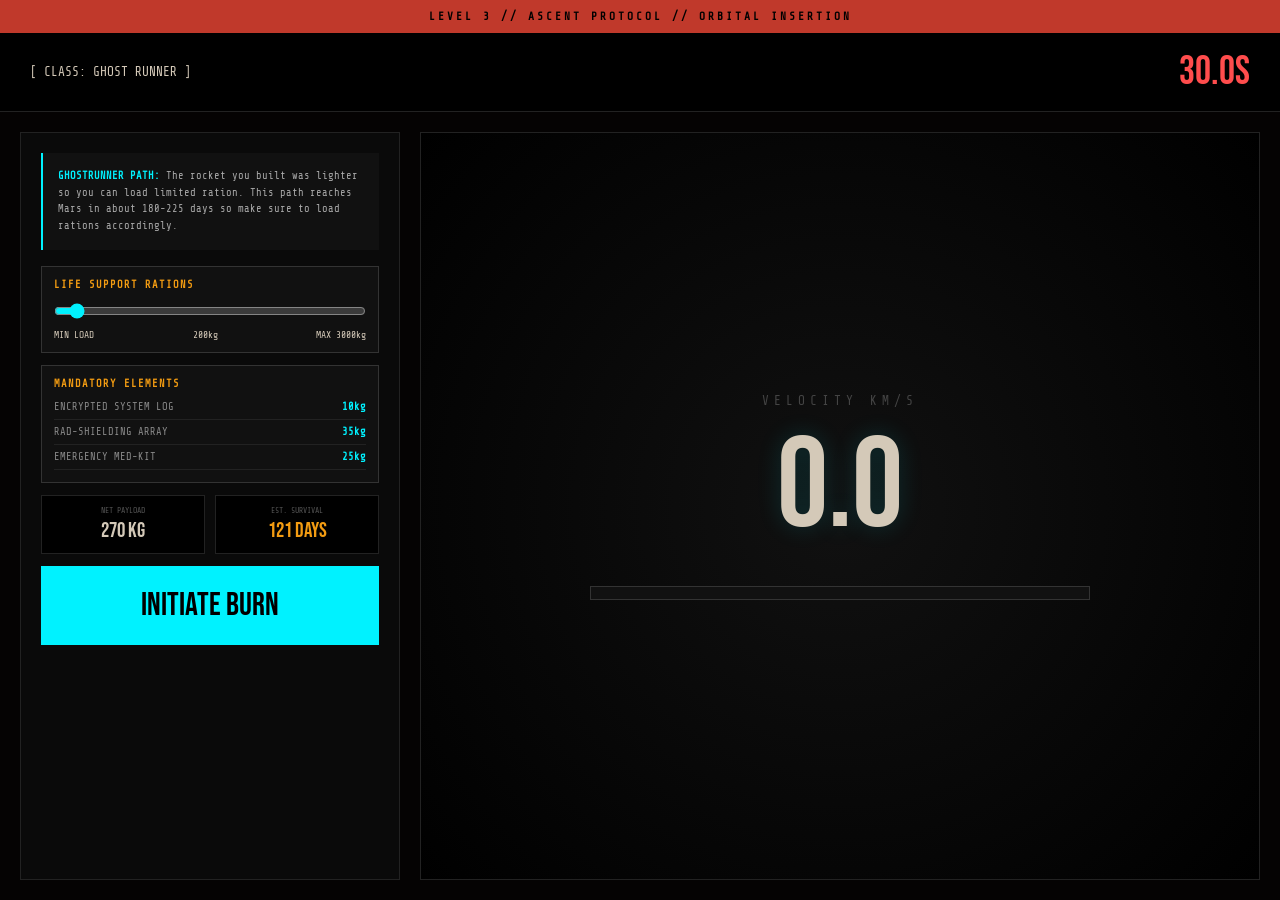
<file: level3.html>
<!DOCTYPE html>
<html lang="en">
<head>
<meta charset="UTF-8">
<meta name="viewport" content="width=device-width, initial-scale=1.0, maximum-scale=1.0, user-scalable=no">
<title>Level 3 — The Ascent</title>
<link href="https://fonts.googleapis.com/css2?family=Share+Tech+Mono&family=Bebas+Neue&display=swap" rel="stylesheet">
<style>
    :root { --rust:#c0392b; --glow:#ff6b35; --pale:#d4c9b8; --bg:#050303; --teal:#00f2ff; --red:#ff4d4d; --gold:#f39c12; }
    * { margin:0; padding:0; box-sizing:border-box; }
    html, body { height:100%; }
    body { background:var(--bg); color:var(--pale); font-family:'Share Tech Mono'; min-height:100vh; display:flex; flex-direction:column; overflow-x:hidden; }

    /* ── Top banner ── */
    .elysian-header {
        padding: clamp(7px,1.5vh,10px);
        background:var(--rust); color:#000; text-align:center;
        font-size:clamp(0.5rem,1.8vw,0.7rem); letter-spacing:clamp(1px,0.4vw,3px); font-weight:bold;
        flex-shrink:0;
    }

    /* ── Header bar ── */
    header {
        padding: clamp(10px,2vh,15px) clamp(14px,3vw,30px);
        border-bottom:1px solid #222;
        display:flex; justify-content:space-between; align-items:center;
        background:#000; flex-shrink:0; gap:10px; flex-wrap:wrap;
        font-size:clamp(0.55rem,1.8vw,0.8rem);
    }
    #timer { font-family:'Bebas Neue'; font-size:clamp(1.4rem,5vw,2.5rem); color:var(--red); }

    /* ── Main 2-column layout ── */
    main {
        flex:1;
        display:grid;
        grid-template-columns: 380px 1fr;
        gap: clamp(10px,2vw,20px);
        padding: clamp(10px,2vw,20px);
        overflow:hidden;
        min-height:0;
    }

    /* Tablet: stack sidebar above flight deck */
    @media (max-width: 820px) {
        body { overflow-y:auto; }
        main {
            grid-template-columns: 1fr;
            grid-template-rows: auto auto;
            overflow:visible;
            min-height:unset;
        }
        .flight-deck {
            min-height: clamp(220px, 35vh, 320px);
        }
    }

    /* Landscape phone */
    @media (max-height:500px) and (orientation:landscape) {
        body { overflow-y:auto; }
        main {
            grid-template-columns: 300px 1fr;
            overflow:visible;
        }
    }

    /* ── Sidebar ── */
    .sidebar {
        background:#0a0a0a; border:1px solid #222;
        padding: clamp(14px,2.5vw,20px);
        display:flex; flex-direction:column; gap: clamp(8px,1.5vh,12px);
        overflow-y:auto; min-height:0;
        scrollbar-width:thin; scrollbar-color:var(--rust) #000;
    }

    @media (max-width: 820px) {
        .sidebar { overflow-y:visible; max-height:none; }
    }

    .path-intel {
        font-size:clamp(0.6rem,1.8vw,0.65rem); line-height:1.6; color:#aaa;
        background:#111; padding: clamp(10px,2vw,15px);
        border-left:2px solid var(--teal); margin-bottom:4px;
    }
    .path-intel b { color:var(--teal); text-transform:uppercase; }

    .supply-card {
        background:#111; border:1px solid #333;
        padding: clamp(10px,2vw,12px);
    }
    .supply-card h4 {
        font-size:clamp(0.58rem,1.6vw,0.65rem); color:var(--gold);
        margin-bottom:5px; text-transform:uppercase; letter-spacing:1px;
    }

    input[type=range] { width:100%; accent-color:var(--teal); cursor:pointer; margin-top:5px; height:20px; }
    input[type=range]:disabled { accent-color:#444; cursor:not-allowed; }

    .range-labels {
        display:flex; justify-content:space-between;
        font-size:clamp(0.5rem,1.4vw,0.6rem); margin-top:5px;
    }

    .check-item {
        display:flex; align-items:center; justify-content:space-between;
        padding: clamp(5px,1vh,6px) 0; border-bottom:1px solid #222;
    }
    .check-item label { font-size:clamp(0.58rem,1.6vw,0.65rem); color:#888; }
    .check-item b { color:var(--teal); font-size:clamp(0.58rem,1.6vw,0.65rem); }

    .stats-grid { display:grid; grid-template-columns:1fr 1fr; gap: clamp(6px,1.5vw,10px); }
    .stat-mini { background:#000; padding: clamp(8px,1.5vw,10px); border:1px solid #222; text-align:center; }
    .stat-mini label { display:block; font-size:clamp(0.45rem,1.2vw,0.5rem); color:#555; margin-bottom:3px; }
    .stat-mini span { font-family:'Bebas Neue'; font-size:clamp(1rem,3.5vw,1.3rem); color:var(--pale); }

    .btn-launch {
        padding: clamp(14px,2.5vh,20px) clamp(20px,4vw,80px);
        font-family:'Bebas Neue'; font-size:clamp(1.2rem,3.5vw,2rem);
        background:var(--teal); color:#000; border:none; cursor:pointer;
        transition:0.2s; width:100%;
        -webkit-tap-highlight-color:transparent; touch-action:manipulation;
    }
    .btn-launch:disabled { background:#222; color:#444; cursor:not-allowed; }
    .btn-launch.burning { background:var(--red); color:#000; }

    #warn-box {
        font-size:clamp(0.55rem,1.5vw,0.6rem); color:var(--red);
        text-align:center; min-height:14px; line-height:1.5;
    }

    /* ── Flight deck ── */
    .flight-deck {
        background:radial-gradient(circle at center, #111 0%, #000 100%);
        border:1px solid #222;
        display:flex; flex-direction:column; align-items:center; justify-content:center;
        padding: clamp(16px,3vw,30px);
        min-height:0;
    }

    .v-label { font-size:clamp(0.6rem,2vw,0.8rem); color:#444; letter-spacing:5px; }

    .v-num {
        font-family:'Bebas Neue';
        font-size:clamp(4rem,14vw,8rem);
        color:var(--pale);
        text-shadow:0 0 25px rgba(0,242,255,0.15);
        line-height:1;
        margin: clamp(8px,2vh,16px) 0;
    }

    .gauge-wrap { width:min(80%, 500px); position:relative; margin: clamp(10px,2vh,25px) 0; }
    .gauge-box2 { width:100%; height:clamp(10px,2vh,14px); background:#111; border:1px solid #333; position:relative; overflow:hidden; }
    #v-fill2 { height:100%; width:0%; background:var(--teal); transition:none; }



    /* ── Result overlay ── */
    .overlay {
        position:fixed; inset:0; background:rgba(0,0,0,0.98);
        display:none; flex-direction:column; align-items:center; justify-content:center;
        z-index:1000; text-align:center; padding: clamp(20px,5vw,40px);
    }
    .overlay h1 { font-family:'Bebas Neue'; font-size:clamp(2rem,8vw,4rem); margin-bottom:10px; }
    .overlay p { margin:20px 0; color:#888; max-width:500px; line-height:1.7; font-size:clamp(0.75rem,2vw,0.9rem); }
    .overlay button {
        border:none; padding: clamp(12px,2vh,15px) clamp(30px,6vw,50px);
        font-family:'Bebas Neue'; font-size:clamp(1.1rem,3.5vw,1.6rem);
        cursor:pointer; touch-action:manipulation;
        -webkit-tap-highlight-color:transparent;
    }

    /* scrollbar */
    ::-webkit-scrollbar { width:6px; }
    ::-webkit-scrollbar-track { background:#000; }
    ::-webkit-scrollbar-thumb { background:var(--rust); }
    ::-webkit-scrollbar-thumb:hover { background:var(--glow); }
</style>
</head>
<body onload="init()">

<div class="elysian-header">LEVEL 3 // ASCENT PROTOCOL // ORBITAL INSERTION</div>

<header>
    <div id="ship-id">[ IDENTIFYING... ]</div>
    <div id="timer">30.0s</div>
</header>

<main>
    <!-- Sidebar -->
    <div class="sidebar">
        <div id="intel-box" class="path-intel"></div>

        <div class="supply-card">
            <h4>Life Support Rations</h4>
            <input type="range" id="life-slider" min="50" max="3000" step="10" value="200" oninput="calculatePhysics()">
            <div class="range-labels">
                <span>MIN LOAD</span><span id="life-val">200kg</span><span>MAX 3000kg</span>
            </div>
        </div>

        <div class="supply-card">
            <h4>Mandatory Elements</h4>
            <div class="check-item"><label>ENCRYPTED SYSTEM LOG</label><b>10kg</b></div>
            <div class="check-item"><label>RAD-SHIELDING ARRAY</label><b>35kg</b></div>
            <div class="check-item"><label>EMERGENCY MED-KIT</label><b>25kg</b></div>
        </div>

        <div class="stats-grid">
            <div class="stat-mini">
                <label>NET PAYLOAD</label>
                <span id="total-weight">270 KG</span>
            </div>
            <div class="stat-mini">
                <label>EST. SURVIVAL</label>
                <span id="survival-days" style="color:var(--gold);">121 DAYS</span>
            </div>
        </div>

        <button id="launch-btn" class="btn-launch" onclick="handleEngine()">INITIATE BURN</button>

        <div id="warn-box"></div>
    </div>

    <!-- Flight deck -->
    <div class="flight-deck">
        <div class="v-label">VELOCITY KM/S</div>
        <div class="v-num" id="v-current">0.0</div>
        <div class="gauge-wrap">
            <div class="gauge-box2">
                <div id="v-fill2"></div>
            </div>

        </div>
    </div>
</main>

<!-- Result overlay -->
<div id="result-overlay" class="overlay">
    <h1 id="overlay-title">STATUS</h1>
    <p id="overlay-desc"></p>
    <button id="overlay-btn" onclick="resetToLvl2()">RETURN TO HANGAR</button>
</div>

<script>
    const shipClass = localStorage.getItem("shipClass") || "GHOST RUNNER";
    const FIXED_MASS = 70;
    const BURN_TIME = 30.0;
    let velocity = 0;
    let timeRemaining = BURN_TIME;
    let engineActive = false;
    let burnInterval = null;

    function init() {
        document.getElementById('ship-id').innerText = '[ CLASS: ' + shipClass + ' ]';
        document.getElementById('timer').innerText = BURN_TIME.toFixed(1) + 's';

        const intel = document.getElementById('intel-box');
        if (shipClass === "GHOST RUNNER") {
            intel.innerHTML = "<b>GhostRunner Path:</b> The rocket you built was lighter so you can load limited ration. This path reaches Mars in about 180-225 days so make sure to load rations accordingly.";
        } else {
            intel.innerHTML = "<b>Titan Path:</b> The rocket you built is heavy so it can't reach the required escape velocity. So we will take a stray orbit, for that you need atleast a velocity of 10.4 km/s. Also the Stray orbit is a very long route so load a lot of rations.";
        }
        calculatePhysics();
    }

    function calculatePhysics() {
        const lifeWeight = parseInt(document.getElementById('life-slider').value);
        const total = lifeWeight + FIXED_MASS;
        const days = Math.floor(total * 0.45);

        document.getElementById('life-val').innerText = lifeWeight + 'kg';
        document.getElementById('total-weight').innerText = total + ' KG';
        document.getElementById('survival-days').innerText = days + ' DAYS';

        const btn = document.getElementById('launch-btn');
        const warn = document.getElementById('warn-box');

        if (shipClass === "GHOST RUNNER" && total > 500) {
            btn.disabled = true;
            warn.innerText = 'PAYLOAD TOO HEAVY — ENGINE CANNOT ACHIEVE ESCAPE VELOCITY';
        } else {
            btn.disabled = false;
            warn.innerText = '';
        }
    }

    function handleEngine() {
        if (!engineActive) startBurn();
        else stopBurn();
    }

    function startBurn() {
        engineActive = true;
        velocity = 0;
        timeRemaining = BURN_TIME;
        document.getElementById('v-current').innerText = '0.0';
        document.getElementById('v-fill2').style.width = '0%';

        const btn = document.getElementById('launch-btn');
        btn.innerHTML = 'CUT ENGINE';
        btn.className = 'btn-launch burning';
        document.getElementById('life-slider').disabled = true;

        const totalW = parseInt(document.getElementById('total-weight').innerText);
        const TICK = 0.1;
        let accel, penalty;
        if (shipClass === "GHOST RUNNER") {
            accel = 0.95;
            penalty = totalW / 200000;
        } else {
            accel = 0.398;
            penalty = totalW / 50000;
        }
        const netPerTick = (accel - penalty) * TICK;

        burnInterval = setInterval(() => {
            timeRemaining = Math.max(0, timeRemaining - TICK);
            document.getElementById('timer').innerText = timeRemaining.toFixed(1) + 's';

            velocity += netPerTick;
            if (velocity < 0) velocity = 0;
            if (shipClass !== "GHOST RUNNER" && velocity > 10.9) velocity = 10.9;

            document.getElementById('v-current').innerText = velocity.toFixed(1);
            document.getElementById('v-fill2').style.width = Math.min((velocity / 12 * 100), 100) + '%';

            if (timeRemaining <= 0) stopBurn();
        }, 100);
    }

    function stopBurn() {
        if (!engineActive && velocity === 0) return;
        engineActive = false;
        clearInterval(burnInterval);
        burnInterval = null;
        validateOrbit();
    }

    function validateOrbit() {
        const overlay = document.getElementById('result-overlay');
        const title = document.getElementById('overlay-title');
        const desc = document.getElementById('overlay-desc');
        const btn = document.getElementById('overlay-btn');
        overlay.style.display = 'flex';
        const finalV = parseFloat(velocity.toFixed(2));
        const days = document.getElementById('survival-days').innerText;

        if (finalV < 10.4) {
            title.innerText = 'CAUGHT';
            title.style.color = 'var(--red)';
            desc.innerHTML = 'Velocity: <b>' + finalV + ' km/s</b>.<br><br>Not fast enough to clear the patrol zone. Elysian corp locked your thermal signature before you escaped.';
            btn.innerText = 'TRY AGAIN';
            btn.style.background = 'var(--red)';
            btn.style.color = '#000';
            btn.onclick = resetToLvl2;
        } else if (shipClass === "GHOST RUNNER") {
            if (finalV >= 11.2 && finalV <= 11.4) {
                title.innerText = 'INJECTION SUCCESSFUL';
                title.style.color = 'var(--teal)';
                localStorage.setItem('survivalDays', days);
                desc.innerHTML = 'Velocity: <b>' + finalV + ' km/s</b>.<br><br>Clean trajectory lock. Direct path to Mars established.';
                btn.innerText = 'PROCEED TO MARS';
                btn.style.background = 'var(--teal)';
                btn.style.color = '#000';
                btn.onclick = () => { localStorage.setItem('maxLevel', 4); window.location.href = 'index.html'; };
            } else if (finalV > 11.4) {
                title.innerText = 'ORBIT MISSED';
                title.style.color = 'var(--red)';
                desc.innerHTML = 'Velocity: <b>' + finalV + ' km/s</b>.<br><br>You held the burn too long. Ghost Runner overshot the insertion window — too fast, wrong angle. The ship is lost in the dark.';
                btn.innerText = 'TRY AGAIN';
                btn.style.background = 'var(--red)';
                btn.style.color = '#000';
                btn.onclick = resetToLvl2;
            } else {
                title.innerText = 'NO PATH TO MARS';
                title.style.color = 'var(--red)';
                desc.innerHTML = 'Velocity: <b>' + finalV + ' km/s</b>.<br><br>You cleared the corp patrols but the velocity is too low to reach Mars orbit. Ghost Runner carries too few supplies for a recovery burn. Death in open space.';
                btn.innerText = 'TRY AGAIN';
                btn.style.background = 'var(--red)';
                btn.style.color = '#000';
                btn.onclick = resetToLvl2;
            }
        } else {
            if (finalV >= 10.4 && finalV <= 10.9) {
                title.innerText = 'STRAY ORBIT';
                title.style.color = 'var(--gold)';
                localStorage.setItem('survivalDays', days);
                desc.innerHTML = 'Velocity: <b>' + finalV + ' km/s</b>.<br><br>You missed the primary insertion window — but your massive supply load sustains a long corrective burn. Slow path to Mars begins.';
                btn.innerText = 'START RECOVERY';
                btn.style.background = 'var(--gold)';
                btn.style.color = '#000';
                btn.onclick = () => { localStorage.setItem('maxLevel', 4); window.location.href = 'index.html'; };
            }
        }
    }

    function resetToLvl2() { localStorage.setItem('maxLevel', 2); window.location.href = 'level2.html'; }
</script>
</body>
</html>
</file>
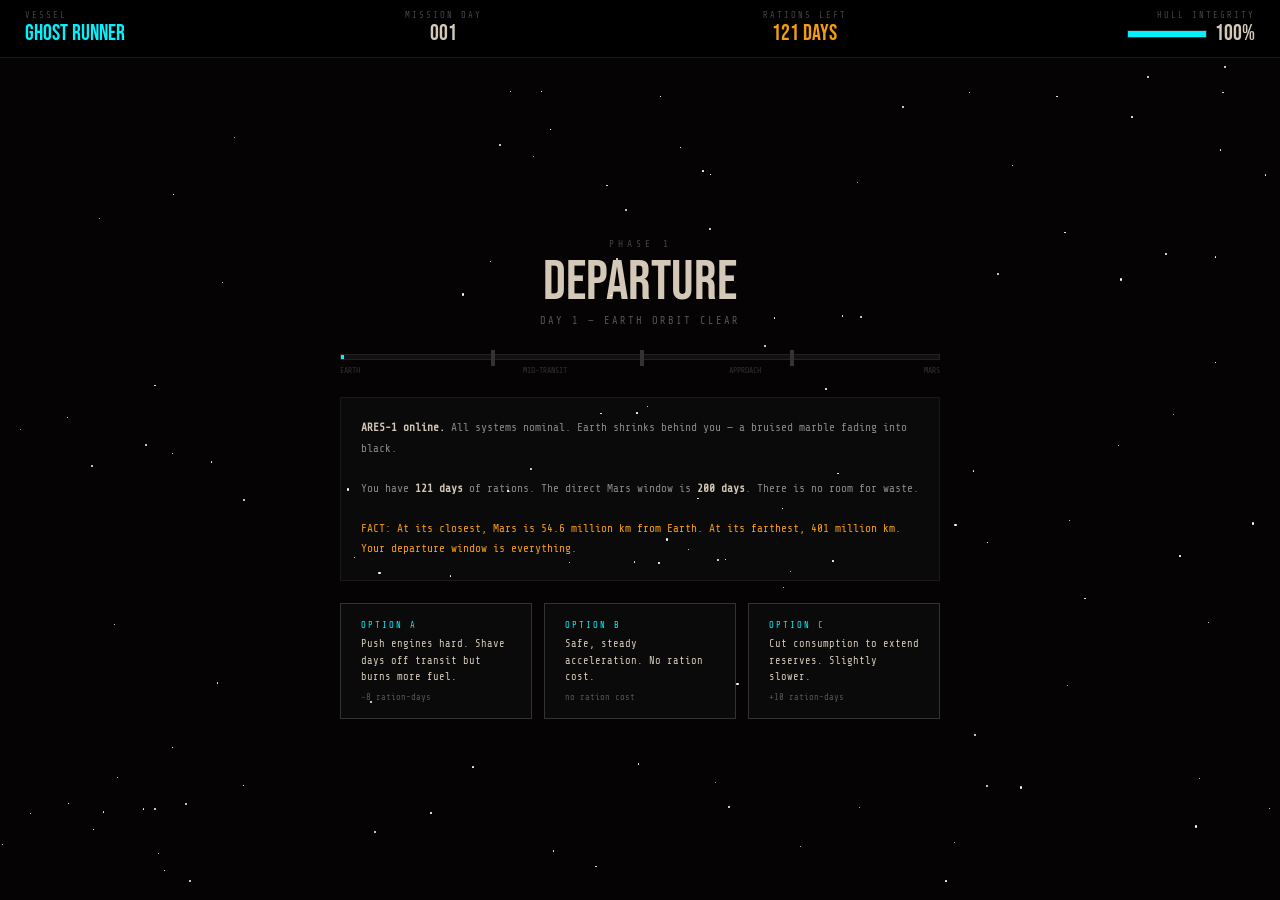
<file: level4.html>
<!DOCTYPE html>
<html lang="en">
<head>
<meta charset="UTF-8">
<meta name="viewport" content="width=device-width, initial-scale=1.0, maximum-scale=1.0, user-scalable=no">
<title>Level 4 — The Long Dark</title>
<link href="https://fonts.googleapis.com/css2?family=Share+Tech+Mono&family=Bebas+Neue&display=swap" rel="stylesheet">
<style>
    :root {
        --rust:#c0392b; --pale:#d4c9b8; --bg:#050303;
        --teal:#00f2ff; --red:#ff4d4d; --gold:#f39c12; --dim:#1a1a1a;
    }
    * { margin:0; padding:0; box-sizing:border-box; }
    html, body { height:100%; }
    body {
        background:var(--bg); color:var(--pale); font-family:'Share Tech Mono';
        min-height:100vh; display:flex; flex-direction:column; overflow-x:hidden;
    }

    /* ── HUD top bar ── */
    .top-bar {
        background:#000; border-bottom:1px solid #1a1a1a;
        padding: clamp(8px,1.5vh,10px) clamp(12px,3vw,25px);
        display:flex; justify-content:space-between; align-items:center;
        flex-shrink:0; flex-wrap:wrap; gap: clamp(8px,2vw,16px);
    }
    .top-bar .hud-cell { min-width:0; }
    .top-bar .label { font-size:clamp(0.45rem,1.3vw,0.55rem); color:#444; letter-spacing:2px; white-space:nowrap; }
    .top-bar .val { font-family:'Bebas Neue'; font-size:clamp(0.9rem,3vw,1.4rem); white-space:nowrap; }

    /* On very small screens hide vessel label, keep numbers */
    @media (max-width: 400px) {
        .top-bar { gap:6px; padding:8px 10px; }
        .hud-vessel { display:none; }
    }

    /* ── Main screen ── */
    #main-screen {
        flex:1; display:flex; flex-direction:column; align-items:center; justify-content:center;
        padding: clamp(14px,3vw,20px); position:relative; overflow:hidden;
    }

    /* stars */
    .stars { position:absolute; inset:0; pointer-events:none; }
    .star { position:absolute; background:#fff; border-radius:50%; animation:twinkle 3s infinite; }
    @keyframes twinkle { 0%,100%{opacity:0.2} 50%{opacity:0.8} }

    /* phase title */
    .phase-label { font-size:clamp(0.5rem,1.5vw,0.6rem); color:#444; letter-spacing:4px; margin-bottom:6px; text-align:center; }
    .phase-title { font-family:'Bebas Neue'; font-size:clamp(2rem,7vw,3.5rem); color:var(--pale); margin-bottom:4px; text-align:center; line-height:1; }
    .phase-sub { font-size:clamp(0.5rem,1.5vw,0.65rem); color:#555; letter-spacing:2px; margin-bottom: clamp(16px,3vh,30px); text-align:center; }

    /* journey bar */
    .journey-wrap { width:min(600px,92%); margin-bottom: clamp(14px,2.5vh,30px); }
    .journey-bar { height:6px; background:#111; border:1px solid #222; position:relative; overflow:visible; }
    #j-fill { height:100%; background:var(--teal); transition:width 0.8s ease; }
    .milestone-dot { position:absolute; top:-5px; width:4px; height:16px; background:#333; }
    .milestone-dot.passed { background:var(--teal); }
    .journey-labels { display:flex; justify-content:space-between; font-size:clamp(0.42rem,1.2vw,0.5rem); color:#333; margin-top:6px; }

    /* narrative log */
    .log-box {
        width:min(600px,92%); background:#0a0a0a; border:1px solid #1a1a1a;
        padding: clamp(14px,3vw,20px); margin-bottom: clamp(14px,2.5vh,25px);
        max-height: clamp(130px,22vh,220px); overflow-y:auto;
        scrollbar-width:thin; scrollbar-color:var(--rust) #000;
    }
    #log-text { font-size:clamp(0.62rem,1.8vw,0.7rem); line-height:1.8; color:#888; }
    #log-text b { color:var(--pale); }
    #log-text span.danger { color:var(--red); }
    #log-text span.good   { color:var(--teal); }
    #log-text span.warn   { color:var(--gold); }

    /* choice buttons */
    #choice-area {
        display:flex; gap: clamp(8px,2vw,12px); flex-wrap:wrap;
        justify-content:center; width:min(600px,92%);
    }
    .choice-btn {
        flex:1; min-width: clamp(140px,38vw,180px);
        padding: clamp(10px,2vh,14px) clamp(12px,2.5vw,20px);
        font-family:'Share Tech Mono'; font-size:clamp(0.58rem,1.6vw,0.65rem);
        background:#0a0a0a; border:1px solid #333; color:var(--pale);
        cursor:pointer; text-align:left; line-height:1.6; transition:border-color 0.2s, background 0.2s;
        -webkit-tap-highlight-color:transparent; touch-action:manipulation;
    }
    .choice-btn:hover, .choice-btn:active { border-color:var(--teal); background:#111; }
    .choice-btn .c-label { color:var(--teal); font-size:clamp(0.48rem,1.3vw,0.55rem); letter-spacing:2px; margin-bottom:4px; display:block; }
    .choice-btn .c-cost  { color:#555; font-size:clamp(0.48rem,1.3vw,0.55rem); margin-top:4px; display:block; }
    .choice-btn:disabled { border-color:#1a1a1a; color:#333; cursor:not-allowed; }
    .choice-btn:disabled .c-label { color:#333; }

    /* continue btn */
    #continue-btn {
        padding: clamp(12px,2vh,14px) clamp(30px,6vw,50px);
        font-family:'Bebas Neue'; font-size:clamp(1.1rem,3.5vw,1.6rem);
        background:var(--teal); color:#000; border:none; cursor:pointer; display:none;
        -webkit-tap-highlight-color:transparent; touch-action:manipulation;
        margin-top: clamp(8px,1.5vh,12px);
    }
    #continue-btn:hover { opacity:0.85; }

    /* ── Death overlays ── */
    .overlay {
        position:fixed; inset:0; background:rgba(0,0,0,0.97);
        display:none; flex-direction:column; align-items:center; justify-content:center;
        z-index:100; text-align:center; padding: clamp(20px,5vw,40px);
    }
    .overlay h1 { font-family:'Bebas Neue'; font-size:clamp(2.5rem,8vw,4rem); margin-bottom:15px; }
    .overlay p { color:#666; max-width:480px; line-height:1.8; font-size:clamp(0.65rem,2vw,0.75rem); margin-bottom:15px; }
    .overlay button {
        padding: clamp(12px,2vh,14px) clamp(30px,6vw,50px);
        font-family:'Bebas Neue'; font-size:clamp(1.1rem,3.5vw,1.6rem);
        border:none; cursor:pointer;
        -webkit-tap-highlight-color:transparent; touch-action:manipulation;
    }

    /* ── Dr. Mann log overlay ── */
    #log-overlay {
        position:fixed; inset:0; background:rgba(0,0,0,0.97);
        display:none; flex-direction:column; align-items:center; justify-content:center;
        z-index:150; padding: clamp(16px,4vw,40px);
    }
    .log-paper {
        width:min(640px,92%); background:#080808; border:1px solid #2a2a2a;
        border-top:3px solid var(--gold); padding: clamp(20px,4vw,35px);
        max-height:80vh; overflow-y:auto;
        scrollbar-width:thin; scrollbar-color:var(--gold) #000;
    }
    .log-header { font-size:clamp(0.48rem,1.4vw,0.55rem); color:#444; letter-spacing:3px; margin-bottom:5px; }
    .log-title { font-family:'Bebas Neue'; font-size:clamp(1.2rem,4vw,2rem); color:var(--gold); margin-bottom:20px; }
    .log-body { font-size:clamp(0.62rem,1.8vw,0.7rem); line-height:2; color:#888; }
    .log-body p { margin-bottom:14px; }
    .log-body .sig { color:#555; font-size:clamp(0.55rem,1.5vw,0.6rem); margin-top:20px; }
    .log-body .warning { color:var(--gold); font-style:italic; }
    #close-log-btn {
        margin-top:25px; padding: clamp(10px,2vh,12px) clamp(24px,5vw,40px);
        font-family:'Bebas Neue'; font-size:clamp(1rem,3vw,1.4rem);
        background:transparent; border:1px solid #333; color:var(--pale); cursor:pointer;
        -webkit-tap-highlight-color:transparent; touch-action:manipulation;
    }
    #close-log-btn:hover { border-color:var(--gold); color:var(--gold); }

    /* ── Health bar ── */
    .health-wrap { display:flex; align-items:center; gap:8px; }
    #health-bar { width: clamp(50px,8vw,80px); height:8px; background:#111; border:1px solid #222; }
    #health-fill { height:100%; background:var(--teal); transition:width 0.3s; }

    /* ── Combat screen ── */
    #combat-screen {
        position:fixed; inset:0; background:#000;
        display:none; flex-direction:column; align-items:center; justify-content:center;
        z-index:200; overflow:hidden; padding: clamp(16px,4vw,30px);
    }
    .combat-msg {
        font-family:'Bebas Neue'; font-size:clamp(1.4rem,5vw,2.5rem);
        color:var(--red); letter-spacing:4px; margin-bottom:8px; text-align:center;
    }
    .combat-sub {
        font-size:clamp(0.55rem,1.8vw,0.65rem); color:#555;
        letter-spacing:2px; margin-bottom: clamp(20px,4vh,40px); text-align:center;
    }
    #dodge-arena {
        width: min(400px, 92vw);
        height: clamp(140px,28vh,200px);
        border:1px solid #1a1a1a; position:relative;
        background:#050303; overflow:hidden; margin-bottom:20px; cursor:crosshair;
        touch-action:none;
    }
    #player-ship {
        position:absolute; width:24px; height:24px;
        bottom: clamp(10px,3vh,20px); left:50%;
        transform:translateX(-50%); font-size:20px;
        transition:left 0.05s; pointer-events:none;
    }
    #laser {
        position:absolute; width:3px; background:var(--red);
        top:0; bottom:0; left:50%;
        box-shadow:0 0 8px var(--red); display:none;
    }
    #hit-flash { position:absolute; inset:0; background:var(--red); opacity:0; pointer-events:none; }
    .combat-hint { font-size:clamp(0.5rem,1.5vw,0.6rem); color:#444; letter-spacing:2px; text-align:center; }
    #heal-btn {
        padding: clamp(12px,2vh,14px) clamp(30px,6vw,50px);
        font-family:'Bebas Neue'; font-size:clamp(1.1rem,3.5vw,1.6rem);
        background:var(--teal); color:#000; border:none; cursor:pointer;
        display:none; margin-top:20px;
        -webkit-tap-highlight-color:transparent; touch-action:manipulation;
    }

    /* scrollbar */
    ::-webkit-scrollbar { width:6px; }
    ::-webkit-scrollbar-track { background:#000; }
    ::-webkit-scrollbar-thumb { background:var(--rust); }
    ::-webkit-scrollbar-thumb:hover { background:var(--gold); }

    @keyframes shake { 0%,100%{transform:translateX(0)} 20%{transform:translateX(-8px)} 40%{transform:translateX(8px)} 60%{transform:translateX(-6px)} 80%{transform:translateX(6px)} }
    .shake { animation:shake 0.4s ease; }

    /* Landscape phone: reduce vertical margins */
    @media (max-height:500px) and (orientation:landscape) {
        .log-box { max-height:28vh; }
        .phase-title { font-size:clamp(1.4rem,5vw,2rem); }
        #main-screen { justify-content:flex-start; padding-top:8px; }
        .journey-wrap { margin-bottom:10px; }
    }
</style>
</head>
<body>

<!-- HUD -->
<div class="top-bar">
    <div class="hud-cell hud-vessel">
        <div class="label">VESSEL</div>
        <div class="val" id="hud-ship" style="color:var(--teal);">—</div>
    </div>
    <div class="hud-cell" style="text-align:center;">
        <div class="label">MISSION DAY</div>
        <div class="val" id="hud-day">001</div>
    </div>
    <div class="hud-cell" style="text-align:center;">
        <div class="label">RATIONS LEFT</div>
        <div class="val" id="hud-rations" style="color:var(--gold);">— DAYS</div>
    </div>
    <div class="hud-cell" style="text-align:right;">
        <div class="label">HULL INTEGRITY</div>
        <div class="health-wrap" style="justify-content:flex-end;">
            <div id="health-bar"><div id="health-fill" style="width:100%;"></div></div>
            <div class="val" id="hud-hp">100%</div>
        </div>
    </div>
</div>

<!-- Main -->
<div id="main-screen">
    <div class="stars" id="starfield"></div>
    <div class="phase-label" id="phase-label">PHASE 1</div>
    <div class="phase-title" id="phase-title">DEPARTURE</div>
    <div class="phase-sub" id="phase-sub">LEAVING EARTH ORBIT</div>
    <div class="journey-wrap">
        <div class="journey-bar">
            <div id="j-fill" style="width:0%;"></div>
            <div class="milestone-dot" id="md1" style="left:25%;"></div>
            <div class="milestone-dot" id="md2" style="left:50%;"></div>
            <div class="milestone-dot" id="md3" style="left:75%;"></div>
        </div>
        <div class="journey-labels">
            <span>EARTH</span><span>MID-TRANSIT</span><span>APPROACH</span><span>MARS</span>
        </div>
    </div>
    <div class="log-box"><div id="log-text">Initialising mission systems...</div></div>
    <div id="choice-area"></div>
    <button id="continue-btn" onclick="nextPhase()">CONTINUE</button>
</div>

<!-- Death overlays -->
<div class="overlay" id="starve-overlay">
    <h1 style="color:var(--red);">STARVED</h1>
    <p>Rations depleted on day <span id="starve-day">—</span>. The silence of deep space was the last thing ARES-1 heard.</p>
    <p style="color:var(--gold); font-size:0.65rem; margin-top:0;" id="starve-hint"></p>
    <button style="background:var(--red); color:#000;" onclick="goLvl3()">REPACK AND RETRY</button>
</div>

<div class="overlay" id="dead-overlay">
    <h1 style="color:var(--red);">KIA</h1>
    <p id="dead-msg">You didn't make it.</p>
    <button style="background:var(--red); color:#000;" onclick="goLvl3()">RETURN TO LVL 3</button>
</div>

<!-- Dr. Aris Mann log -->
<div id="log-overlay">
    <div class="log-paper">
        <div class="log-header">ENCRYPTED SYSTEM LOG // ARES-1 // Aris Mann</div>
        <div class="log-title">HANGAR__01_UNAUTHORISED__LOG_</div>
        <div class="log-body">
            <p>If anyone is reading this, I am writing this before I leave for Mars. ARES-1 was my first child. It failed the tests back then, it couldn't even escape the Earth. They called it a failure - Too slow, too crude. Yet I still hoped one determined soul would make it fly.</p>
            <p>I have spent thirty-one years building the ARES program. I have watched it become a weapon of selection. The rich will ascend first. The corporations that funded the launches will claim Mars for themselves — territory, oxygen farms, water rights.</p>
            <p>But funnily enough, the universe always pays back. They will realise it soon, without manforce they won't survive on Mars for long.</p>
            <p>I was removed from the program last month. Too vocal. Too inconvenient. I had been asking questions about the selection — why certain colony applications were rejected, who was approving the override lists. They wont fire me though. They will take me there. To Mars.</p>
            <p>But before they take me and seperate me from my family, I have improved ARES-1. Quietly. The engine tolerances, the nav system, the life support calibration. I have left this log in the encrypted partition. I have made at least one path possible for at least one person. And I know this may sound foolish but I am seeing visions... of you reading this.</p>
            <p class="warning">"Now before I leave, just remeber - You may reach Mars but, it is not as kind as our mother Earth was."</p>
            <p class="sig">— Dr. Aris Mann, Chief Engineer, ARES Program</p>
        </div>
        <button id="close-log-btn" onclick="closeLog()">CLOSE LOG</button>
    </div>
</div>

<!-- Combat screen -->
<div id="combat-screen">
    <div class="combat-msg" id="combat-msg">INCOMING FIRE</div>
    <div class="combat-sub" id="combat-sub">CORP INTERCEPTOR — MOVE YOUR SHIP</div>
    <div id="dodge-arena">
        <div id="laser"></div>
        <div id="hit-flash"></div>
        <div id="player-ship">▲</div>
    </div>
    <div class="combat-hint" id="combat-hint">MOVE MOUSE / TOUCH TO DODGE</div>
    <button id="heal-btn" onclick="healAndSurvive()">USE MED KIT — HEAL</button>
</div>

<script>
const shipClass    = localStorage.getItem("shipClass")    || "GHOST RUNNER";
const survivalStr  = localStorage.getItem("survivalDays") || "121 DAYS";
const survivalDays = parseInt(survivalStr);
const finalVelocity = parseFloat(localStorage.getItem("finalVelocity") || "10.9");

const JOURNEY_DAYS   = shipClass === "GHOST RUNNER" ? 200 : Math.round(800 + (10.9 - finalVelocity) / 0.5 * 300);
const MILESTONE_DAYS = [
    Math.floor(JOURNEY_DAYS * 0.25),
    Math.floor(JOURNEY_DAYS * 0.50),
    Math.floor(JOURNEY_DAYS * 0.75),
    JOURNEY_DAYS
];

let currentDay   = 1;
let rationsLeft  = survivalDays;
let hp           = 100;
let phase        = 0;
let hitOnce      = false;
let dodged       = false;
let laserX       = 50;
let playerX      = 50;
let combatTimer  = null;

// ── Phase data ────────────────────────────────────────────────────────────────
const GR_PHASES = [
    {
        day: 1,
        label: "PHASE 1", title: "DEPARTURE", sub: "DAY 1 — EARTH ORBIT CLEAR",
        log: `<b>ARES-1 online.</b> All systems nominal. Earth shrinks behind you — a bruised marble fading into black.\n\nYou have <b>${survivalDays} days</b> of rations. The direct Mars window is <b>200 days</b>. There is no room for waste.\n\n<span class='warn'>FACT: At its closest, Mars is 54.6 million km from Earth. At its farthest, 401 million km. Your departure window is everything.</span>`,
        choices: [
            { label: "FULL BURN",      desc: "Push engines hard. Shave days off transit but burns more fuel.", cost: 8,   good: true, text: "Full burn initiated. <span class='good'>Trajectory accelerated.</span> Engine temp nominal. The stars blur slightly at the edges." },
            { label: "STANDARD BURN",  desc: "Safe, steady acceleration. No ration cost.",                    cost: 0,   good: true, text: "Standard burn underway. <span class='good'>Trajectory locked. Rations conserved.</span> ARES-1 hums quietly." },
            { label: "RATIONING MODE", desc: "Cut consumption to extend reserves. Slightly slower.",          cost: -10, good: true, text: "Rations cut. <span class='good'>+10 survival days banked.</span> Hunger is a background noise you learn to ignore." }
        ]
    },
    {
        day: Math.floor(JOURNEY_DAYS * 0.2),
        label: "INTERLUDE", title: "OPEN SPACE", sub: `DAY ${Math.floor(JOURNEY_DAYS * 0.2)} — FIVE DAYS OF NOTHING`,
        log: `The nav computer flags a quiet window — no debris, no anomalies. Just 5 days of open void.\n\nYou could push through on autopilot. Or step outside the routine and feel where you are.\n\n<span class='warn'>FACT: Space is not empty. Between Earth and Mars lies a constant stream of solar wind — charged particles travelling at 400 km/s. You can't see it. ARES-1's rad-shielding is the only thing between you and it.</span>`,
        explore: true,
        choices: [
            { label: "EXPLORE — LOOK OUT", desc: "Spend the window at the viewport. 5 days. No cost.", cost: 0, good: true, text: `<span class='good'>Day 1:</span> The sun is smaller than you've ever seen it. Still blinding if you look directly at it.<br><br><span class='good'>Day 2:</span> A meteoroid passes — fist-sized, moving at 20 km/s. ARES-1's radar pinged it 4 seconds before it crossed your bow. 4 seconds.<br><br><span class='good'>Day 3:</span> You spot what might be another ship's debris trail — old, cold, tumbling. Someone didn't make it this far.<br><br><span class='good'>Day 4:</span> The viewport fogs slightly from your breath. You realise this is the most alone any human has ever been.<br><br><span class='good'>Day 5:</span> Mars is still invisible to the naked eye. You are truly between worlds. <span class='warn'>Back to work.</span>` },
            { label: "PUSH THROUGH", desc: "Stay on schedule. Autopilot the 5 days.", cost: 0, good: true, text: "5 days on autopilot. The ship ran clean. <span class='warn'>You didn't look out the viewport once.</span> Efficient." }
        ]
    },
    {
        day: Math.floor(JOURNEY_DAYS * 0.45),
        label: "PHASE 2", title: "DEBRIS FIELD", sub: `DAY ${Math.floor(JOURNEY_DAYS * 0.45)} — ASTEROID BELT FRINGE`,
        log: `ARES-1 nav flags a sparse debris field — fringe of the inner asteroid belt. Not dense, but enough to matter.\n\n<span class='warn'>FACT: The asteroid belt contains over 1 million rocks larger than 1km. Despite what films show, the average distance between them is 600,000 km. You're unlikely to hit one — but unlikely is not impossible.</span>`,
        choices: [
            { label: "ACTIVE EVASION",   desc: "Manual thruster burns to thread through. Ration cost, zero hull risk.", cost: 15, good: true, text: "Evasion complete. <span class='good'>Hull clean.</span> <span class='warn'>15 ration-days burned in the burns.</span> The largest rock missed by 400 km." },
            { label: "PASSIVE DEFLECT",  desc: "Angle hull and trust the shielding. Some risk.", cost: 5, good: null, roll: true, text_good: "<span class='good'>Hull deflected minor fragments cleanly. 5 rations used. No damage.</span>", text_bad: "<span class='danger'>One fist-sized fragment punched through the outer plating. Hull -20%. 5 rations used.</span>", hp: -20 },
            { label: "DEAD COAST",       desc: "Cut engines, drift cold. Minimises radar profile. Risky.", cost: 0, good: false, text: "<span class='danger'>Three impacts. Hull -30%.</span> ARES-1 shudders. A low metallic groan echoes through the frame.", hp: -30 }
        ]
    },
    {
        day: Math.floor(JOURNEY_DAYS * 0.65),
        label: "PHASE 3", title: "COMMS BLACKOUT", sub: `DAY ${Math.floor(JOURNEY_DAYS * 0.65)} — SOLAR INTERFERENCE`,
        log: `All comms dead. Solar conjunction — the sun sits directly between Earth and your position. No signal in, no signal out. You are completely alone.\n\nThe life support secondary loop is drawing 18% more power than spec. Something is degrading.\n\n<span class='warn'>FACT: During solar conjunction, a signal from Earth to Mars takes up to 24 minutes one way. In blackout, there is no signal at all. Astronauts on Mars surface would have to make all decisions independently for weeks.</span>`,
        choices: [
            { label: "EVA REPAIR",      desc: "Go outside and fix the loop. Dangerous but saves rations.", cost: -15, good: null, roll: true, text_good: "<span class='good'>EVA successful. Loop repaired. Saved 15 ration-days.</span> The void outside the airlock was absolute.", text_bad: "<span class='danger'>EVA incident — tether snagged. Hull -10%. No savings made.</span> You got back inside. That's what matters.", hp: -10 },
            { label: "SOFTWARE PATCH",  desc: "Reroute power through backup circuits. Partial fix.", cost: 8, good: true, text: "Patch applied. <span class='warn'>8 ration-days lost to the inefficiency.</span> Loop stable for now." },
            { label: "IGNORE IT",       desc: "Let it drain. You'll be fine.", cost: 22, good: false, text: "<span class='danger'>Loop degraded further. 22 ration-days consumed in the drift.</span> The ship feels colder." }
        ]
    },
    {
        day: Math.floor(JOURNEY_DAYS * 0.88),
        label: "PHASE 4", title: "FINAL APPROACH", sub: `DAY ${Math.floor(JOURNEY_DAYS * 0.88)} — MARS VISIBLE`,
        log: `<span class='good'>There.</span> A red smear in the black, growing by the hour. Mars.\n\nFinal deceleration burn coming. Ghost Runner is light — you have options.\n\n<span class='warn'>FACT: Mars has the largest dust storms in the solar system. Global storms can last months and blanket the entire planet. From orbit, the surface disappears entirely.</span>`,
        choices: [
            { label: "AGGRESSIVE ENTRY", desc: "Max deceleration. Arrive fast. High ration cost.", cost: 18, good: true, text: "<span class='good'>Aggressive entry successful.</span> <span class='warn'>18 ration-days burned.</span> Mars fills the entire viewport." },
            { label: "STANDARD ENTRY",   desc: "Textbook deceleration. No extra cost.", cost: 0, good: true, text: "<span class='good'>Standard entry nominal.</span> ARES-1 slides into Mars orbit without complaint." },
            { label: "DRIFT AND CORRECT",desc: "Coast as long as possible, short correction burn. Saves rations, small risk.", cost: -8, good: null, roll: true, text_good: "<span class='good'>Drift worked perfectly. 8 ration-days saved.</span>", text_bad: "<span class='warn'>Drift overran. Correction burn added 10 days to transit.</span>", extraDays: 10 }
        ]
    }
];

const T_M = [
    Math.floor(JOURNEY_DAYS * 0.15), Math.floor(JOURNEY_DAYS * 0.28),
    Math.floor(JOURNEY_DAYS * 0.42), Math.floor(JOURNEY_DAYS * 0.58),
    Math.floor(JOURNEY_DAYS * 0.72), Math.floor(JOURNEY_DAYS * 0.86),
    JOURNEY_DAYS
];

const TITAN_PHASES = [
    {
        day: 1, label: "PHASE 1", title: "STRAY ORBIT", sub: "DAY 1 — CALCULATING TRANSFER",
        log: `<b>ARES-1 in stray orbit.</b> The primary injection window is behind you. But you are not dead yet.\n\nYou have <b>${survivalDays} days</b> of rations. At your current velocity this corrective path to Mars will take <b>${JOURNEY_DAYS} days</b>. Every decision matters.\n\n<span class='warn'>FACT: A Hohmann transfer orbit is the most fuel-efficient path between two planets. It requires two burns — one to leave the first orbit, one to enter the second. The catch: timing is everything. Miss the window and you spend months correcting.</span>`,
        choices: [
            { label: "FULL HOHMANN CALC",    desc: "Spend 4 days on precise orbital math. Shortens transit significantly.", cost: 4, good: true, text: "<span class='good'>Hohmann transfer locked.</span> Optimal burn angle confirmed. <span class='good'>Transit shortened by 25 days.</span>", saveDays: 25 },
            { label: "APPROXIMATE BURN",     desc: "Rough angles, faster start. Less precise.", cost: 0, good: null, roll: true, text_good: "<span class='good'>Burn angle within tolerance. On course.</span>", text_bad: "<span class='warn'>2° off. Course will need correction. 18 extra days added.</span>", extraDays: 18 },
            { label: "PASSIVE OBSERVATION",  desc: "3 days of star-tracking for a cleaner angle. Costs rations.", cost: 8, good: true, text: "<span class='good'>Perfect transfer angle computed from star positions.</span> <span class='warn'>8 rations consumed.</span> Transit shortened by 30 days.", saveDays: 30 }
        ]
    },
    {
        day: T_M[0], label: "PHASE 2", title: "INITIAL BURN", sub: `DAY ${T_M[0]} — ENGINE STRESS`,
        log: `The first long burn is underway. ARES-1 was not designed for this — the corrective trajectory pushes the engine frame beyond its rated cycle.\n\nA stress fracture is forming in the secondary thruster mount.\n\n<span class='warn'>FACT: Rocket engines experience thermal cycling stress every burn — metal expands and contracts with extreme temperature swings between -270°C in shadow and +120°C in sunlight. Over time, this cracks welds that no human hand can reach.</span>`,
        choices: [
            { label: "CONTROLLED COOL-DOWN", desc: "Cut thrust for 6 hours, let the frame settle. Costs rations.", cost: 10, good: true, text: "<span class='good'>Frame cooled. Fracture stabilised.</span> <span class='warn'>10 ration-days lost to the pause.</span> The ship holds." },
            { label: "INTERNAL BRACE",       desc: "Crawl into the frame and manually brace it. Risky.", cost: 0, good: null, roll: true, text_good: "<span class='good'>Brace successful. Frame reinforced. No ration cost.</span>", text_bad: "<span class='danger'>Slip during the brace. Hull integrity -15%. Frame partially reinforced.</span>", hp: -15 },
            { label: "IGNORE AND PUSH",      desc: "Keep burning. It might hold.", cost: 0, good: false, text: "<span class='danger'>Fracture widened under continued stress. Hull -25%.</span> A low vibration runs through every surface.", hp: -25 }
        ]
    },
    {
        day: T_M[1], label: "INTERLUDE", title: "OPEN SPACE", sub: `DAY ${T_M[1]} — FIVE DAYS OF SILENCE`,
        log: `A quiet stretch. No anomalies, no alerts. Just the hum of the engine and 360 degrees of nothing.\n\nYou could run diagnostics on autopilot. Or step to the viewport and sit with where you are.\n\n<span class='warn'>FACT: The psychological effects of isolation in deep space are not fully understood. No human has ever been this far from Earth alone. Cosmonaut studies on ISS show measurable cognitive decline after 6 months. You are well past that threshold.</span>`,
        explore: true,
        choices: [
            { label: "EXPLORE — LOOK OUT", desc: "5 days at the viewport. No ration cost.", cost: 0, good: true, text: `<span class='good'>Day 1:</span> The sun is a bright star now. Not a disc — a point. You have travelled further than most humans ever will.<br><br><span class='good'>Day 2:</span> A meteoroid swarm passes — pebble-sized rocks, thousands of them, spreading like slow smoke across the nav display. Beautiful if you forget they'd punch through the hull at 15 km/s.<br><br><span class='good'>Day 3:</span> You find Dr. Mann's initials scratched into the wall panel near the viewport. He was here. He sat exactly where you're sitting.<br><br><span class='good'>Day 4:</span> A second meteoroid — larger, alone — drifts past at 300 km distance. ARES-1's radar tracked it for 11 hours before it passed. You watched the whole thing.<br><br><span class='good'>Day 5:</span> You sleep better than you have in weeks. <span class='warn'>Back to it.</span>` },
            { label: "RUN DIAGNOSTICS", desc: "Use the quiet window for full system check.", cost: 0, good: true, text: "Full system diagnostic complete. <span class='good'>No critical faults.</span> Life support nominal. Engine stress within acceptable range. <span class='warn'>You didn't look out the viewport once.</span>" }
        ]
    },
    {
        day: T_M[2], label: "PHASE 3", title: "SOLAR STORM", sub: `DAY ${T_M[2]} — RADIATION SURGE`,
        log: `ARES-1's sensors spike. A coronal mass ejection — a billion-tonne burst of magnetised plasma from the sun — is heading your way. The rad-shielding array activates automatically.\n\nYou have 40 minutes to decide how to ride it out.\n\n<span class='warn'>FACT: A major CME in 1989 knocked out power across Quebec for 9 hours and damaged satellites in orbit. In deep space without Earth's magnetosphere, a direct hit from a large CME would be lethal without shielding.</span>`,
        choices: [
            { label: "BOOST SHIELDING", desc: "Divert all power to the rad-array. Costs rations, guarantees safety.", cost: 14, good: true, text: "<span class='good'>Shielding at full. Storm passed cleanly.</span> <span class='warn'>14 ration-days consumed in the power draw.</span>" },
            { label: "TRUST THE ARRAY",  desc: "Standard shielding. Rated for this — probably.", cost: 0, good: null, roll: true, text_good: "<span class='good'>Array held. No breach. Rations intact.</span>", text_bad: "<span class='danger'>Partial breach on the aft panels. Hull -15%. Mild radiation exposure.</span>", hp: -15 },
            { label: "SHELTER IN CORE",  desc: "Move to the shielded core compartment. No ration cost but hull takes full hit.", cost: -5, good: false, text: "<span class='danger'>Hull plating took the full storm. -30% integrity.</span> You're alive. ARES-1 is not happy. 5 rations saved.", hp: -30 }
        ]
    },
    {
        day: T_M[3], label: "PHASE 4", title: "MID-COURSE CORRECTION", sub: `DAY ${T_M[3]} — TRAJECTORY DRIFT`,
        log: `The stray orbit is drifting. A small gravitational pull from a passing asteroid cluster has nudged your trajectory by 0.3°. Tiny angle. Enormous consequence over hundreds of millions of kilometres.\n\nCorrection burn required.\n\n<span class='warn'>FACT: The Voyager 1 probe, launched in 1977, required trajectory corrections calculated to within fractions of a degree. A 0.1° error at launch would have missed Jupiter entirely.</span>`,
        choices: [
            { label: "PRECISION BURN", desc: "Full calculation before firing. High ration cost, guaranteed intercept.", cost: 24, good: true, text: "<span class='good'>Precision correction complete. Mars intercept confirmed.</span> <span class='warn'>24 ration-days consumed.</span>" },
            { label: "SPLIT BURN",     desc: "Two smaller burns over 2 days. Moderate cost.", cost: 14, good: null, roll: true, text_good: "<span class='good'>Both burns clean. Intercept confirmed.</span> <span class='warn'>14 rations consumed.</span>", text_bad: "<span class='warn'>Second burn miscalculated. 10 extra transit days. 14 rations consumed.</span>", extraDays: 10 },
            { label: "MINIMAL BURN",   desc: "Just enough to stop it getting worse. Cheap but shallow fix.", cost: 6, good: false, text: "<span class='danger'>Approach angle still shallow. Hull will take stress on final entry. -15% integrity.</span>", hp: -15 }
        ]
    },
    {
        day: T_M[4], label: "PHASE 5", title: "COMMS WINDOW", sub: `DAY ${T_M[4]} — SIGNAL RECEIVED`,
        log: `First signal in weeks. Not from Earth — from Mars. A low-frequency automated beacon, probably a corp navigation buoy.\n\nIt's broadcasting a tight-beam warning on a corp frequency: <span class='danger'>"UNAUTHORISED APPROACH — TURN BACK."</span>\n\nYou also pick up something else — a faint, scrambled secondary signal buried in the noise.\n\n<span class='warn'>FACT: Mars has two moons — Phobos and Deimos. Phobos orbits so close it rises in the west and sets in the east three times per Martian day, and is slowly spiralling inward. In about 50 million years it will either crash into Mars or break apart into a ring.</span>`,
        choices: [
            { label: "DECODE THE SIGNAL",    desc: "Spend 2 days decoding the secondary transmission. Ration cost.", cost: 6, good: true, text: "Signal decoded. <span class='good'>Coordinates for an unmanned approach corridor — a gap in corp sensor coverage.</span> Dr. Mann left this here. <span class='warn'>6 ration-days consumed. Path to Mars is clearer.</span>", saveDays: 8 },
            { label: "IGNORE AND PROCEED",   desc: "Corp warnings are for corp ships. Keep flying.", cost: 0, good: true, text: "<span class='good'>Warning ignored. You are not a corp ship.</span> Trajectory unchanged." },
            { label: "BROADCAST RESPONSE",   desc: "Reply on open frequency. Risk alerting patrol ships.", cost: 0, good: null, roll: true, text_good: "<span class='good'>No response. Buoy is automated, no one was listening.</span>", text_bad: "<span class='danger'>Response triggered a patrol sweep. Hull stress from evasive manoeuvre. -10%.</span>", hp: -10 }
        ]
    },
    {
        day: T_M[5], label: "PHASE 6", title: "FINAL APPROACH", sub: `DAY ${T_M[5]} — MARS ORBIT`,
        log: `<span class='good'>Mars.</span> It fills the viewport now — ruddy, immense, scarred by ancient canyons and dead volcanoes.\n\nOlympus Mons is visible from orbit — a shield volcano three times the height of Everest. Somewhere down there, Dr. Mann is in a detention block.\n\nFinal orbital insertion burn. ARES-1 has carried you across the solar system.\n\n<span class='warn'>FACT: Mars' atmosphere is 95% carbon dioxide and less than 1% the density of Earth's. A human stepping outside unprotected would experience decompression, radiation, and -60°C temperatures simultaneously. The surface is not habitable without a suit.</span>`,
        choices: [
            { label: "HEAVY BRAKE BURN", desc: "Use Titan's mass to brake hard. Expensive but clean.", cost: 22, good: true, text: "<span class='good'>Heavy brake successful. ARES-1's mass did the work perfectly.</span> Orbit established." },
            { label: "AEROBRAKE",        desc: "Use the upper atmosphere to bleed velocity. Free but stressful on hull.", cost: 0, good: null, roll: true, text_good: "<span class='good'>Aerobrake flawless. Zero ration cost. In orbit.</span>", text_bad: "<span class='danger'>Aerobrake angle too steep. Hull -25%. But orbit achieved.</span>", hp: -25 },
            { label: "STANDARD BURN",    desc: "Textbook insertion. Reliable.", cost: 12, good: true, text: "<span class='good'>Standard insertion complete.</span> <span class='warn'>12 rations consumed.</span> ARES-1 settles into orbit." }
        ]
    }
];

const phases = shipClass === "GHOST RUNNER" ? GR_PHASES : TITAN_PHASES;

// ── Stars ──────────────────────────────────────────────────────────────────────
function makeStars() {
    const sf = document.getElementById('starfield');
    for (let i = 0; i < 120; i++) {
        const s = document.createElement('div');
        s.className = 'star';
        const size = Math.random() * 2 + 0.5;
        s.style.cssText = `width:${size}px;height:${size}px;left:${Math.random()*100}%;top:${Math.random()*100}%;animation-delay:${Math.random()*3}s;animation-duration:${2+Math.random()*3}s;`;
        sf.appendChild(s);
    }
}

// ── HUD ───────────────────────────────────────────────────────────────────────
function updateHUD() {
    document.getElementById('hud-ship').innerText    = shipClass;
    document.getElementById('hud-day').innerText     = String(currentDay).padStart(3,'0');
    document.getElementById('hud-rations').innerText = rationsLeft + ' DAYS';
    document.getElementById('hud-hp').innerText      = hp + '%';
    document.getElementById('health-fill').style.width      = hp + '%';
    document.getElementById('health-fill').style.background = hp > 50 ? 'var(--teal)' : hp > 25 ? 'var(--gold)' : 'var(--red)';

    const pct = Math.min((currentDay / JOURNEY_DAYS) * 100, 100);
    document.getElementById('j-fill').style.width = pct + '%';
    for (let i = 0; i < 3; i++) {
        const dot = document.getElementById('md' + (i+1));
        if (currentDay >= MILESTONE_DAYS[i]) dot.classList.add('passed');
    }
}

// ── Render phase ──────────────────────────────────────────────────────────────
function renderPhase(p) {
    const data = phases[p];
    const elapsed = data.day - currentDay;
    if (elapsed > 0) rationsLeft = Math.max(0, rationsLeft - elapsed);
    currentDay = data.day;

    document.getElementById('phase-label').innerText = data.label;
    document.getElementById('phase-title').innerText = data.title;
    document.getElementById('phase-sub').innerText   = data.sub;
    updateHUD();

    if (rationsLeft <= 0) { starve(); return; }

    const daysRemaining = JOURNEY_DAYS - currentDay;
    let warnLine = '';
    if (rationsLeft < daysRemaining * 0.15) {
        warnLine = `<br><br><span class='danger'>⚠ RATION CRITICAL — ${rationsLeft} days left. ${daysRemaining} days to Mars. One wrong call ends this.</span>`;
    } else if (rationsLeft < daysRemaining * 0.35) {
        warnLine = `<br><br><span class='warn'>⚠ RATIONS LOW — ${rationsLeft} days left. ${daysRemaining} days remaining. Choose conservatively.</span>`;
    }

    document.getElementById('log-text').innerHTML = data.log.replace(/\n/g,'<br>') + warnLine;
    // scroll log to top for new phase
    const lb = document.querySelector('.log-box');
    if (lb) lb.scrollTop = 0;

    const area = document.getElementById('choice-area');
    area.innerHTML = '';
    document.getElementById('continue-btn').style.display = 'none';

    data.choices.forEach((c, i) => {
        const btn = document.createElement('button');
        btn.className = 'choice-btn';
        const costTxt = c.cost > 0 ? `−${c.cost} ration-days` : c.cost < 0 ? `+${Math.abs(c.cost)} ration-days` : 'no ration cost';
        btn.innerHTML = `<span class="c-label">OPTION ${String.fromCharCode(65+i)}</span>${c.desc}<span class="c-cost">${costTxt}</span>`;
        btn.onclick = () => applyChoice(c, data);
        area.appendChild(btn);
    });
}

function applyChoice(c, data) {
    document.querySelectorAll('.choice-btn').forEach(b => b.disabled = true);
    const roll = Math.random() > 0.45;
    let resultText = '';

    if (c.roll) {
        if (roll) {
            resultText = c.text_good;
            if (c.cost) rationsLeft -= c.cost;
            if (c.saveDays) currentDay -= c.saveDays;
        } else {
            resultText = c.text_bad;
            if (c.cost) rationsLeft -= c.cost;
            if (c.hp) hp = Math.max(0, hp + c.hp);
            if (c.extraDays) currentDay += c.extraDays;
        }
    } else {
        resultText = c.text;
        rationsLeft -= c.cost;
        if (c.saveDays) currentDay -= c.saveDays;
        if (c.hp) hp = Math.max(0, hp + c.hp);
        if (c.extraDays) currentDay += c.extraDays;
    }

    rationsLeft = Math.max(0, rationsLeft);
    hp = Math.max(0, Math.min(100, hp));
    document.getElementById('log-text').innerHTML = resultText;
    updateHUD();

    if (hp <= 0) { killPlayer("ARES-1's hull gave out. The ship became a tomb drifting in deep space."); return; }
    const daysLeft = JOURNEY_DAYS - currentDay;
    if (rationsLeft <= 0 || (phase < phases.length && rationsLeft < daysLeft)) { starve(); return; }

    document.getElementById('choice-area').innerHTML = '';
    const cb = document.getElementById('continue-btn');
    cb.style.display = 'block';
    phase++;
}

function nextPhase() {
    document.getElementById('continue-btn').style.display = 'none';
    if (phase >= phases.length) showArisLog();
    else renderPhase(phase);
}

// ── Aris Mann log ─────────────────────────────────────────────────────────────
function showArisLog() {
    document.getElementById('phase-label').innerText = 'ARRIVAL';
    document.getElementById('phase-title').innerText = 'ARRIVAL';
    document.getElementById('phase-sub').innerText   = 'MARS ORBIT ESTABLISHED';
    document.getElementById('log-text').innerHTML    = `<span class='good'>ARES-1 in stable Mars orbit.</span> Day ${currentDay}. Rations: ${rationsLeft} days remaining.<br><br>The nav system flags an old encrypted partition. It has been here the whole journey. Something left behind.`;
    document.getElementById('choice-area').innerHTML = '';
    const cb = document.getElementById('continue-btn');
    cb.innerText  = 'OPEN ENCRYPTED LOG';
    cb.style.display = 'block';
    cb.onclick = () => { document.getElementById('log-overlay').style.display = 'flex'; cb.style.display = 'none'; };
    updateHUD();
}

function closeLog() {
    document.getElementById('log-overlay').style.display = 'none';
    startCombat();
}

// ── Combat ────────────────────────────────────────────────────────────────────
function startCombat() {
    const cs = document.getElementById('combat-screen');
    cs.style.display = 'flex';
    hitOnce = false; dodged = false; playerX = 50;

    document.getElementById('combat-msg').innerText  = 'CORP INTERCEPTOR DETECTED';
    document.getElementById('combat-sub').innerText  = 'BRACE FOR IMPACT — MOVE TO AVOID FIRE';
    document.getElementById('heal-btn').style.display   = 'none';
    document.getElementById('laser').style.display      = 'none';
    document.getElementById('combat-hint').innerText = 'MOVE MOUSE / TOUCH LEFT AND RIGHT TO DODGE';
    updatePlayerPos(playerX);
    setTimeout(fireLaser, 1500);

    const arena = document.getElementById('dodge-arena');
    arena.addEventListener('mousemove', e => {
        const r = arena.getBoundingClientRect();
        playerX = Math.max(5, Math.min(95, ((e.clientX - r.left) / r.width) * 100));
        updatePlayerPos(playerX);
    });
    arena.addEventListener('touchmove', e => {
        e.preventDefault();
        const r = arena.getBoundingClientRect();
        playerX = Math.max(5, Math.min(95, ((e.touches[0].clientX - r.left) / r.width) * 100));
        updatePlayerPos(playerX);
    }, { passive: false });
}

function updatePlayerPos(pct) {
    document.getElementById('player-ship').style.left = pct + '%';
}

function fireLaser() {
    if (hitOnce && dodged) return;
    laserX = 20 + Math.random() * 60;
    const laser = document.getElementById('laser');
    laser.style.left    = laserX + '%';
    laser.style.display = 'block';
    document.getElementById('combat-msg').innerText = '⚠ INCOMING FIRE';

    setTimeout(() => {
        laser.style.display = 'none';
        const dist = Math.abs(playerX - laserX);
        if (dist < 8) {
            hitOnce = true;
            hp = Math.max(0, hp - 40);
            updateHUD();
            const flash = document.getElementById('hit-flash');
            flash.style.opacity = 0.5;
            setTimeout(() => flash.style.opacity = 0, 300);
            document.getElementById('combat-msg').innerText  = "HULL BREACH — YOU'VE BEEN HIT";
            document.getElementById('combat-sub').innerText  = 'USE MED KIT TO SURVIVE';
            document.getElementById('combat-hint').innerText = hp > 0 ? 'CLICK HEAL TO USE EMERGENCY MED KIT' : '';
            document.getElementById('heal-btn').style.display = hp > 0 ? 'block' : 'none';
            if (hp <= 0) { endCombatDead(); return; }
            setTimeout(fireSecondShot, 2000);
        } else {
            dodged = true;
            document.getElementById('combat-msg').innerText  = 'SHOT EVADED';
            document.getElementById('combat-sub').innerText  = 'STAY MOBILE — SECOND SHOT INCOMING';
            setTimeout(fireSecondShot, 1200);
        }
    }, 800);
}

function fireSecondShot() {
    const aimX = playerX + (Math.random() * 20 - 10);
    laserX = Math.max(5, Math.min(95, aimX));
    const laser = document.getElementById('laser');
    laser.style.left    = laserX + '%';
    laser.style.display = 'block';
    document.getElementById('combat-msg').innerText = '⚠ SECOND SHOT';

    combatTimer = setTimeout(() => {
        laser.style.display = 'none';
        const dist = Math.abs(playerX - laserX);
        if (dist < 9) {
            if (hitOnce) { endCombatDead(); }
            else {
                hitOnce = true;
                hp = Math.max(0, hp - 40);
                updateHUD();
                const flash = document.getElementById('hit-flash');
                flash.style.opacity = 0.5;
                setTimeout(() => flash.style.opacity = 0, 300);
                document.getElementById('combat-msg').innerText  = 'CRITICAL HIT — USE MED KIT NOW';
                document.getElementById('combat-sub').innerText  = 'THIS IS YOUR LAST CHANCE';
                document.getElementById('heal-btn').style.display = 'block';
                document.getElementById('combat-hint').innerText = '';
                if (hp <= 0) { endCombatDead(); }
            }
        } else {
            endCombatSurvive();
        }
    }, 1000);
}

function healAndSurvive() {
    document.getElementById('heal-btn').style.display = 'none';
    hp = Math.min(100, hp + 40);
    updateHUD();
    document.getElementById('combat-msg').innerText  = 'MED KIT DEPLOYED';
    document.getElementById('combat-sub').innerText  = 'HULL PATCHED — INTERCEPTOR RETREATING';
    document.getElementById('combat-hint').innerText = '';
    setTimeout(endCombatSurvive, 1800);
}

function endCombatSurvive() {
    clearTimeout(combatTimer);
    document.getElementById('combat-screen').style.display = 'none';
    localStorage.setItem('maxLevel', 5);
    document.getElementById('phase-label').innerText = 'MISSION COMPLETE';
    document.getElementById('phase-title').innerText = 'MARS';
    document.getElementById('phase-sub').innerText   = 'YOU MADE IT';
    document.getElementById('log-text').innerHTML    = `<span class='good'>ARES-1 has entered Mars atmosphere.</span><br><br>The interceptor retreated — perhaps its pilot had orders not to pursue into the atmosphere. Perhaps they didn't expect anyone to make it this far.<br><br>Dr. Mann's warning echoes. The surface below is red and ancient and indifferent.<br><br><span class='warn'>You are the first person to arrive on your own terms.</span>`;
    const cb = document.getElementById('continue-btn');
    cb.innerText = 'LAND ON MARS';
    cb.style.display = 'block';
    cb.onclick = () => { window.location.href = 'index.html'; };
    updateHUD();
}

function endCombatDead() {
    clearTimeout(combatTimer);
    document.getElementById('combat-screen').style.display = 'none';
    killPlayer("The corp interceptor's fire tore through the hull. So close to Mars — and yet.");
}

// ── Death / starvation ────────────────────────────────────────────────────────
function starve() {
    const hint = shipClass === "GHOST RUNNER"
        ? "Ghost Runner needs at least 180–225 days to reach Mars. Pack rations carefully."
        : "Titan's journey takes a minimum of 800 days — that means heavy supplies. The slower your orbital velocity, the more you need.";
    document.getElementById('starve-day').innerText  = currentDay;
    document.getElementById('starve-hint').innerText = hint;
    document.getElementById('starve-overlay').style.display = 'flex';
}

function killPlayer(msg) {
    document.getElementById('dead-msg').innerText = msg;
    document.getElementById('dead-overlay').style.display = 'flex';
}

function goLvl3() { localStorage.setItem('maxLevel', 3); window.location.href = 'level3.html'; }

// ── Init ──────────────────────────────────────────────────────────────────────
makeStars();
updateHUD();
renderPhase(0);
</script>
</body>
</html>
</file>
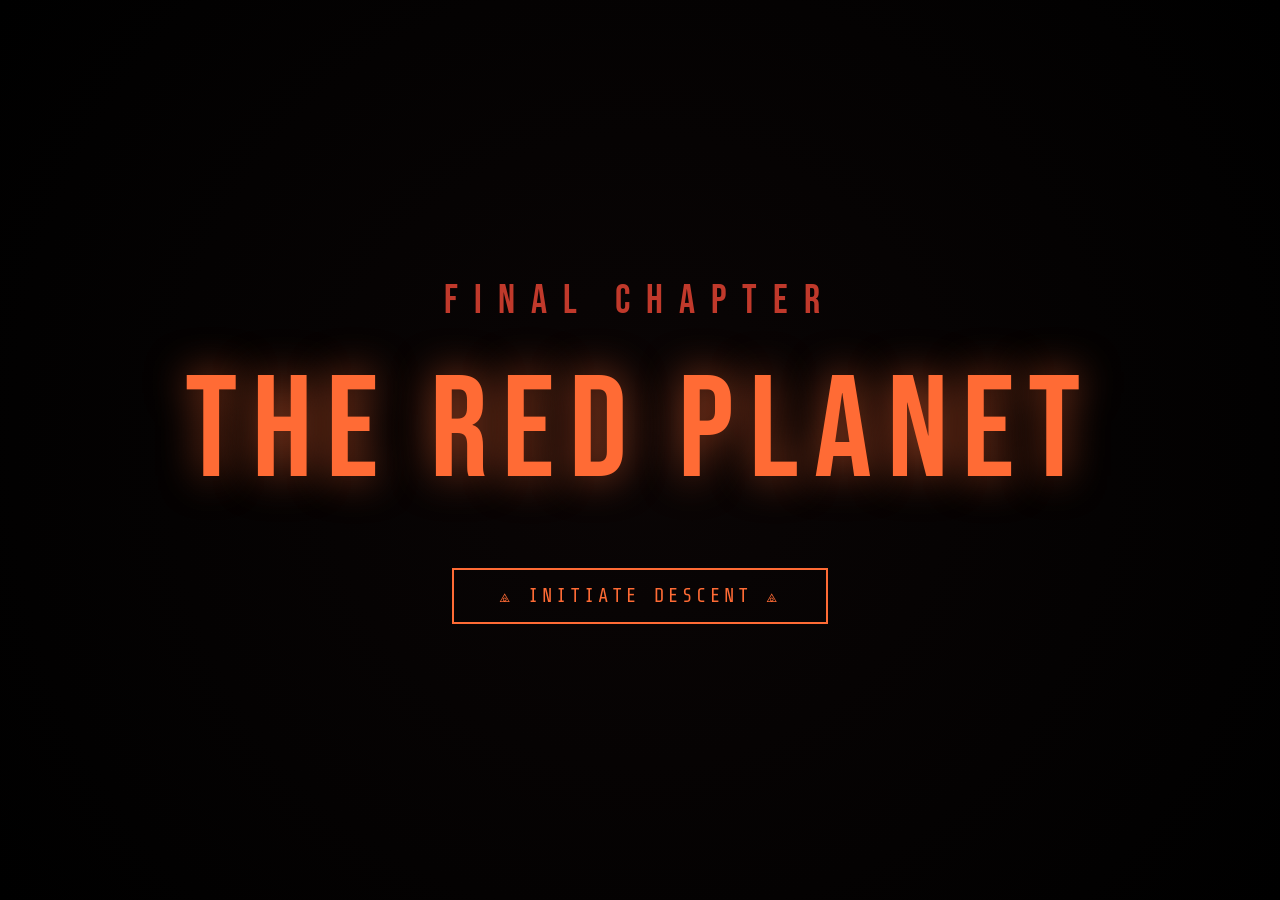
<file: level5.html>
<!DOCTYPE html>
<html lang="en">
<head>
<meta charset="UTF-8">
<meta name="viewport" content="width=device-width, initial-scale=1.0, maximum-scale=1.0">
<title>Level 5 — The Red Planet | Mars Descent</title>
<link href="https://fonts.googleapis.com/css2?family=Share+Tech+Mono&family=Bebas+Neue&family=Crimson+Pro:ital,wght@0,300;1,300&display=swap" rel="stylesheet">
<style>
    :root {
        --rust:#c0392b;
        --glow:#ff6b35;
        --pale:#d4c9b8;
        --bg:#050303;
        --teal:#00f2ff;
        --red:#ff4d4d;
        --gold:#f39c12;
        --green:#2ecc71;
    }
    * { margin:0; padding:0; box-sizing:border-box; }

    html, body {
        background:var(--bg);
        color:var(--pale);
        font-family:'Share Tech Mono';
        height:100%;
        min-height:100%;
        overflow-x:hidden;
    }

    body {
        display:flex;
        flex-direction:column;
        min-height:100vh;
        min-height:100dvh;
    }

    .cinematic-bar {
        position:fixed;
        left:0;
        right:0;
        height:10vh;
        background:#000;
        z-index:200;
        transition:height 1.8s cubic-bezier(0.7,0,0.2,1);
        pointer-events:none;
    }
    .bar-top { top:0; }
    .bar-bottom { bottom:0; }
    .bars-open .bar-top { height:0; }
    .bars-open .bar-bottom { height:0; }

    #flash {
        position:fixed;
        inset:0;
        background:#fff;
        opacity:0;
        pointer-events:none;
        z-index:250;
        transition:opacity 0.6s ease;
    }

    .game-container {
        position:relative;
        width:100%;
        flex:1;
        overflow-y:auto;
        overflow-x:hidden;
        -webkit-overflow-scrolling: touch;
    }

    .stars {
        position:fixed;
        inset:0;
        pointer-events:none;
        z-index:0;
    }
    .star {
        position:absolute;
        background:#fff;
        border-radius:50%;
        animation:twinkle 3s infinite;
    }
    @keyframes twinkle { 0%,100%{opacity:0.2} 50%{opacity:0.8} }

    /* ===== CINEMATIC INTRO ===== */
    .cinematic-intro {
        position:fixed;
        inset:0;
        background:radial-gradient(circle at center, #0a0505 0%, #000 100%);
        z-index:300;
        display:flex;
        flex-direction:column;
        justify-content:center;
        align-items:center;
        text-align:center;
        padding:20px;
        transition:opacity 2s ease;
    }
    .cinematic-intro.hide {
        opacity:0;
        pointer-events:none;
    }
    .chapter-title {
        font-family:'Bebas Neue',sans-serif;
        font-size:clamp(0.9rem, 4vw, 2.5rem);
        letter-spacing:0.4em;
        color:var(--rust);
        margin-bottom:clamp(10px, 2vh, 20px);
    }
    .planet-name {
        font-size:clamp(2.5rem, 14vw, 9rem);
        font-family:'Bebas Neue';
        color:var(--glow);
        text-shadow:0 0 40px rgba(255,107,53,0.6);
        margin:clamp(10px, 2vh, 20px) 0;
        letter-spacing:0.1em;
        line-height:1;
    }
    .start-descent {
        background:transparent;
        border:2px solid var(--glow);
        color:var(--glow);
        font-family:'Share Tech Mono';
        font-size:clamp(0.8rem, 3vw, 1.2rem);
        padding:clamp(10px, 2vh, 15px) clamp(20px, 5vw, 45px);
        margin-top:clamp(25px, 5vh, 50px);
        cursor:pointer;
        letter-spacing:clamp(2px, 1vw, 4px);
        transition:0.4s;
        white-space:nowrap;
        touch-action:manipulation;
        -webkit-tap-highlight-color: transparent;
    }
    .start-descent:hover, .start-descent:active {
        background:var(--glow);
        color:#000;
        box-shadow:0 0 30px rgba(255,107,53,0.4);
    }

    /* ===== SURVIVAL PHASE ===== */
    .survival-phase {
        display:none;
        flex:1;
        flex-direction:column;
        position:relative;
        z-index:10;
        min-height:100vh;
        min-height:100dvh;
    }

    .survival-header {
        background:#000;
        border-bottom:1px solid #1a1a1a;
        padding:8px 14px;
        display:flex;
        justify-content:space-between;
        align-items:center;
        flex-shrink:0;
        flex-wrap:nowrap;
        gap:6px;
        position:sticky;
        top:0;
        z-index:50;
    }

    .header-left { flex-shrink:0; }

    .header-stats {
        display:flex;
        gap:clamp(10px, 3vw, 25px);
        flex-wrap:nowrap;
        align-items:center;
    }

    .stat {
        font-size:clamp(0.5rem, 1.8vw, 0.7rem);
        color:#888;
        letter-spacing:1px;
        white-space:nowrap;
    }
    .stat-value {
        font-family:'Bebas Neue';
        font-size:clamp(0.85rem, 3vw, 1.6rem);
        color:var(--glow);
    }
    .health-wrap {
        display:flex;
        align-items:center;
        gap:5px;
    }
    .health-bar-container {
        width:clamp(48px, 12vw, 120px);
        height:6px;
        background:#111;
        border:1px solid #333;
        flex-shrink:0;
    }
    .health-fill {
        height:100%;
        background:var(--rust);
        transition:width 0.3s;
    }
    .supply-bar {
        width:clamp(48px, 12vw, 120px);
        height:6px;
        background:#111;
        border:1px solid #333;
        flex-shrink:0;
    }
    .supply-fill {
        height:100%;
        background:var(--gold);
        transition:width 0.3s;
    }

    /* ===== ADVISORY BANNER ===== */
    .advisory-banner {
        max-width:800px;
        width:calc(100% - 24px);
        margin:12px auto 0 auto;
        background:linear-gradient(135deg, #0d0800 0%, #120a02 100%);
        border:1px solid rgba(243,156,18,0.4);
        border-left:3px solid var(--gold);
        padding:10px 14px;
        position:relative;
        z-index:10;
        display:flex;
        align-items:flex-start;
        gap:10px;
        overflow:hidden;
        max-height:200px;
        opacity:1;
        transition:max-height 0.6s ease, opacity 0.5s ease, margin 0.5s ease, padding 0.5s ease, border-width 0.5s ease;
    }
    .advisory-banner.hidden {
        max-height:0;
        opacity:0;
        margin-top:0;
        margin-bottom:0;
        padding-top:0;
        padding-bottom:0;
        border-top-width:0;
        border-bottom-width:0;
    }
    .advisory-icon {
        font-size:1rem;
        flex-shrink:0;
        margin-top:1px;
        filter:drop-shadow(0 0 6px rgba(243,156,18,0.7));
    }
    .advisory-text {
        font-size:clamp(0.68rem, 1.8vw, 0.8rem);
        color:#c9a96e;
        line-height:1.55;
        letter-spacing:0;
    }
    .advisory-text strong {
        color:var(--gold);
        font-family:'Bebas Neue';
        font-size:clamp(0.82rem, 2vw, 1rem);
        letter-spacing:2px;
        display:block;
        margin-bottom:3px;
    }

    .event-panel {
        max-width:800px;
        width:calc(100% - 24px);
        margin:12px auto 12px auto;
        background:#0a0a0a;
        border:1px solid #2a2a2a;
        border-top:3px solid var(--rust);
        padding:clamp(16px, 4vw, 40px);
        box-shadow:0 20px 40px rgba(0,0,0,0.5);
        position:relative;
        z-index:10;
    }

    .event-title {
        font-family:'Bebas Neue';
        font-size:clamp(1.3rem, 5vw, 2rem);
        color:var(--glow);
        letter-spacing:2px;
        margin-bottom:15px;
        line-height:1.1;
    }
    .event-desc {
        font-size:clamp(0.8rem, 2.5vw, 0.95rem);
        line-height:1.8;
        color:#bcafa2;
        margin-bottom:clamp(18px, 3vh, 30px);
    }
    .choices-area {
        display:flex;
        flex-direction:column;
        gap:clamp(10px, 2vh, 15px);
    }
    .choice-btn {
        background:#0f0a0a;
        border:1px solid #444;
        padding:clamp(12px, 2vh, 16px) clamp(14px, 3vw, 20px);
        font-family:'Share Tech Mono';
        font-size:clamp(0.78rem, 2.2vw, 0.95rem);
        color:var(--pale);
        cursor:pointer;
        text-align:left;
        transition:0.2s;
        line-height:1.5;
        touch-action:manipulation;
        -webkit-tap-highlight-color: transparent;
        width:100%;
    }
    .choice-btn:hover, .choice-btn:active {
        border-color:var(--glow);
        background:#1a0f0f;
        transform:translateX(5px);
    }
    .choice-btn.disabled, .choice-btn:disabled {
        opacity:0.5;
        cursor:not-allowed;
        transform:none;
    }

    /* ===== GLOSSARY PANEL ===== */
    .glossary-panel {
        max-width:800px;
        width:calc(100% - 24px);
        margin:0 auto clamp(20px, 4vh, 36px) auto;
        background:#080808;
        border:1px solid #1e1e1e;
        border-top:2px solid rgba(0,242,255,0.35);
        padding:clamp(14px, 3.5vw, 28px) clamp(14px, 3vw, 28px);
        position:relative;
        z-index:10;
    }
    .glossary-header {
        font-family:'Bebas Neue';
        font-size:clamp(0.85rem, 2.5vw, 1.1rem);
        letter-spacing:3px;
        color:var(--teal);
        margin-bottom:clamp(12px, 2vh, 18px);
        display:flex;
        align-items:center;
        gap:8px;
    }
    .glossary-header::before {
        content:'';
        display:inline-block;
        width:clamp(16px, 3vw, 22px);
        height:2px;
        background:var(--teal);
        opacity:0.6;
    }
    .glossary-grid {
        display:grid;
        grid-template-columns:repeat(auto-fill, minmax(min(100%, 220px), 1fr));
        gap:clamp(10px, 2vw, 16px);
    }
    .glossary-item {
        background:#0d0d0d;
        border:1px solid #1a1a1a;
        border-left:2px solid rgba(0,242,255,0.25);
        padding:clamp(10px, 2vw, 14px) clamp(10px, 2vw, 14px);
        transition:border-color 0.2s;
    }
    .glossary-item:hover {
        border-left-color:var(--teal);
    }
    .glossary-term {
        font-family:'Bebas Neue';
        font-size:clamp(0.78rem, 2vw, 0.92rem);
        color:var(--teal);
        letter-spacing:1.5px;
        margin-bottom:5px;
    }
    .glossary-def {
        font-size:clamp(0.65rem, 1.8vw, 0.75rem);
        color:#8a8078;
        line-height:1.6;
    }

    /* ===== REFUGEE SECTION ===== */
    .refugee-section {
        display:none;
        flex:1;
        overflow-y:auto;
        padding:clamp(20px, 4vw, 40px) clamp(12px, 3vw, 20px);
        position:relative;
        z-index:10;
        -webkit-overflow-scrolling: touch;
    }
    .camp-card {
        max-width:800px;
        width:100%;
        margin:0 auto;
        background:#0a0a0a;
        border:1px solid #2a2a2a;
        border-top:3px solid var(--gold);
        padding:clamp(22px, 5vw, 45px);
    }
    .dialogue {
        font-size:clamp(0.85rem, 2.5vw, 1rem);
        line-height:1.9;
        color:#bcafa2;
        margin-bottom:clamp(16px, 2.5vh, 25px);
        font-family:'Crimson Pro',serif;
    }
    .dialogue strong {
        color:var(--glow);
        font-family:'Share Tech Mono';
        letter-spacing:1px;
    }
    .grave-marker {
        margin:clamp(16px, 2.5vh, 25px) 0;
        padding:clamp(14px, 2.5vw, 20px);
        background:#0c0705;
        border-left:3px solid var(--rust);
        font-size:clamp(0.78rem, 2.2vw, 0.9rem);
        line-height:1.7;
        color:#9a8a7a;
    }
    .grave-marker strong {
        color:var(--gold);
    }
    .final-message {
        margin-top:clamp(22px, 3.5vh, 35px);
        padding-top:clamp(14px, 2vh, 20px);
        border-top:1px dashed #444;
        text-align:center;
        font-size:clamp(0.75rem, 2vw, 0.85rem);
        color:#8c7b6b;
        letter-spacing:1px;
    }
    .end-btn {
        background:var(--rust);
        border:none;
        padding:clamp(10px, 2vh, 14px) clamp(18px, 4vw, 30px);
        margin-top:clamp(22px, 3.5vh, 35px);
        font-family:'Bebas Neue';
        font-size:clamp(1.1rem, 4vw, 1.6rem);
        color:#000;
        cursor:pointer;
        width:100%;
        transition:0.3s;
        letter-spacing:2px;
        touch-action:manipulation;
        -webkit-tap-highlight-color: transparent;
    }
    .end-btn:hover, .end-btn:active {
        background:var(--glow);
        letter-spacing:4px;
    }

    /* ===== SCROLLBAR ===== */
    ::-webkit-scrollbar { width:4px; }
    ::-webkit-scrollbar-track { background:#000; border-left:1px solid rgba(192,57,43,0.1); }
    ::-webkit-scrollbar-thumb { background:var(--rust); }
    ::-webkit-scrollbar-thumb:hover { background:var(--glow); }

    .phase-label {
        font-size:clamp(0.55rem, 1.5vw, 0.7rem);
        color:#666;
        letter-spacing:3px;
        margin-bottom:8px;
        word-break:break-all;
    }

    /* ===== RESTART BTN ===== */
    .restart-btn {
        position:fixed;
        bottom:clamp(10px, 2vh, 20px);
        right:clamp(10px, 2vw, 20px);
        background:#1a1a1a;
        border:1px solid var(--rust);
        color:var(--pale);
        padding:clamp(6px, 1vh, 8px) clamp(10px, 2vw, 16px);
        font-size:clamp(0.6rem, 1.8vw, 0.7rem);
        cursor:pointer;
        z-index:100;
        font-family:'Share Tech Mono';
        transition:0.2s;
        touch-action:manipulation;
        -webkit-tap-highlight-color: transparent;
        white-space:nowrap;
    }
    .restart-btn:hover, .restart-btn:active {
        border-color:var(--glow);
        color:var(--glow);
    }

    /* ===== MODAL ===== */
    .modal-overlay {
        position:fixed;
        inset:0;
        background:rgba(0,0,0,0.95);
        backdrop-filter:blur(8px);
        -webkit-backdrop-filter:blur(8px);
        z-index:1000;
        display:flex;
        align-items:center;
        justify-content:center;
        padding:clamp(12px, 3vw, 20px);
        opacity:0;
        visibility:hidden;
        transition:opacity 0.3s ease, visibility 0.3s;
    }
    .modal-overlay.active {
        opacity:1;
        visibility:visible;
    }
    .modal-container {
        max-width:500px;
        width:100%;
        background:#0a0505;
        border:2px solid;
        padding:0;
        animation:modalGlow 0.3s ease-out;
        position:relative;
        max-height:90vh;
        max-height:90dvh;
        overflow-y:auto;
    }
    @keyframes modalGlow {
        from { transform:scale(0.9); opacity:0; }
        to { transform:scale(1); opacity:1; }
    }
    .modal-header {
        padding:clamp(14px, 2.5vw, 20px) clamp(16px, 3vw, 25px);
        border-bottom:1px solid;
        font-family:'Bebas Neue';
        font-size:clamp(1.1rem, 4vw, 1.8rem);
        letter-spacing:3px;
        text-align:center;
        position:sticky;
        top:0;
        background:#0a0505;
        z-index:1;
    }
    .modal-body {
        padding:clamp(18px, 3.5vw, 30px) clamp(16px, 3vw, 25px);
        font-size:clamp(0.78rem, 2.2vw, 0.9rem);
        line-height:1.7;
        color:#bcafa2;
        text-align:center;
    }
    .modal-footer {
        padding:clamp(14px, 2.5vw, 20px) clamp(16px, 3vw, 25px);
        display:flex;
        justify-content:center;
        gap:clamp(8px, 2vw, 15px);
        border-top:1px solid rgba(192,57,43,0.3);
        flex-wrap:wrap;
    }
    .modal-btn {
        background:transparent;
        border:1px solid;
        padding:clamp(8px, 1.5vh, 10px) clamp(14px, 3vw, 28px);
        font-family:'Share Tech Mono';
        font-size:clamp(0.65rem, 1.8vw, 0.8rem);
        cursor:pointer;
        transition:0.2s;
        letter-spacing:2px;
        touch-action:manipulation;
        -webkit-tap-highlight-color: transparent;
        white-space:nowrap;
    }
    .modal-btn:hover, .modal-btn:active {
        transform:translateY(-2px);
        box-shadow:0 5px 15px rgba(0,0,0,0.3);
    }
    .modal-btn.primary {
        background:var(--rust);
        border-color:var(--rust);
        color:#000;
    }
    .modal-btn.primary:hover, .modal-btn.primary:active {
        background:var(--glow);
        border-color:var(--glow);
    }
    .modal-btn.secondary {
        border-color:#666;
        color:#888;
    }
    .modal-btn.secondary:hover, .modal-btn.secondary:active {
        border-color:var(--pale);
        color:var(--pale);
    }

    /* ===== MOBILE-SPECIFIC TWEAKS ===== */
    @media (max-width: 480px) {
        .choice-btn:hover { transform: none; }
        .phase-label { letter-spacing: 1px; word-break: break-word; }

        /* Keep header horizontal, just tighter */
        .survival-header { padding: 7px 10px; gap: 4px; }
        .header-left .stat { font-size: 0.48rem; letter-spacing: 1px; }
        .header-left .stat-value { font-size: 0.72rem; }
        .stat { font-size: 0.48rem; letter-spacing: 1px; }
        .stat-value { font-size: 0.85rem; }
        .health-bar-container, .supply-bar { width: 44px; height: 5px; }
        .health-wrap { gap: 4px; }

        .advisory-banner { width: calc(100% - 20px); padding: 9px 11px; gap: 8px; margin-top: 10px; }
        .advisory-text { font-size: 0.68rem; line-height: 1.5; }
        .advisory-text strong { font-size: 0.78rem; margin-bottom: 2px; }

        .event-panel { width: calc(100% - 20px); padding: 14px 13px; margin: 10px auto; }
        .event-title { font-size: 1.25rem; margin-bottom: 10px; }
        .event-desc { font-size: 0.78rem; margin-bottom: 14px; line-height: 1.65; }
        .choices-area { gap: 9px; }
        .choice-btn { padding: 11px 11px; font-size: 0.76rem; }

        .glossary-panel { width: calc(100% - 20px); padding: 13px 12px; }
        .glossary-grid { grid-template-columns: 1fr; gap: 8px; }
        .glossary-item { padding: 9px 10px; }
        .glossary-term { font-size: 0.76rem; }
        .glossary-def { font-size: 0.66rem; }
        .glossary-header { font-size: 0.82rem; }
    }

    @media (max-width: 360px) {
        .planet-name {
            font-size: 2.2rem;
        }
        .start-descent {
            letter-spacing: 1px;
            font-size: 0.75rem;
        }
    }

    /* Landscape mobile */
    @media (max-height: 500px) and (orientation: landscape) {
        .cinematic-intro {
            padding: 10px 20px;
        }
        .planet-name {
            font-size: clamp(2rem, 10vh, 4rem);
            margin: 8px 0;
        }
        .chapter-title {
            font-size: clamp(0.8rem, 3vh, 1.5rem);
            margin-bottom: 6px;
        }
        .start-descent {
            margin-top: 16px;
            padding: 10px 30px;
        }
        .survival-header {
            padding: 8px 16px;
        }
        .event-panel {
            margin: 12px auto;
        }
        .advisory-banner {
            margin: 8px auto;
        }
        .glossary-panel {
            margin-bottom: 12px;
        }
    }

    /* Large screens */
    @media (min-width: 1200px) {
        .event-panel,
        .camp-card {
            padding: 50px 55px;
        }
        .advisory-banner,
        .glossary-panel {
            padding: 22px 32px;
        }
    }

    /* Tablet */
    @media (min-width: 481px) and (max-width: 768px) {
        .advisory-banner,
        .glossary-panel,
        .event-panel {
            width: calc(100% - 32px);
        }
        .glossary-grid {
            grid-template-columns: repeat(2, 1fr);
        }
    }
</style>
</head>
<body>

<div class="cinematic-bar bar-top"></div>
<div class="cinematic-bar bar-bottom"></div>
<div id="flash"></div>
<div class="stars" id="starfield"></div>

<div class="game-container" id="gameContainer">
    <div class="cinematic-intro" id="cinematicIntro">
        <div class="chapter-title">FINAL CHAPTER</div>
        <div class="planet-name">THE RED PLANET</div>
        <button class="start-descent" id="startDescentBtn">⟁ INITIATE DESCENT ⟁</button>
    </div>

    <div class="survival-phase" id="survivalPhase">
        <div class="survival-header">
            <div class="header-left">
                <div class="stat">MARS SURFACE</div>
                <div class="stat-value" style="font-size:clamp(0.7rem, 2vw, 1rem);">SURVIVAL PROTOCOL</div>
            </div>
            <div class="header-stats">
                <div>
                    <div class="stat">INTEGRITY</div>
                    <div class="health-wrap">
                        <div class="health-bar-container"><div class="health-fill" id="healthFill" style="width:100%"></div></div>
                        <div class="stat-value" id="healthPercent" style="font-size:clamp(0.8rem, 2vw, 1rem);">100%</div>
                    </div>
                </div>
                <div>
                    <div class="stat">SUPPLIES</div>
                    <div class="health-wrap">
                        <div class="supply-bar"><div class="supply-fill" id="supplyFill" style="width:100%"></div></div>
                        <div class="stat-value" id="supplyPercent" style="font-size:clamp(0.8rem, 2vw, 1rem);">100%</div>
                    </div>
                </div>
            </div>
        </div>

        <!-- Advisory Banner -->
        <div class="advisory-banner">
            <div class="advisory-icon">⚠</div>
            <div class="advisory-text">
                <strong>IMPORTANT NOTE</strong>
                Each choice you make will drain your supplies and reduce integrity — Martian conditions are unforgiving. There is no safe option. Focus on minimising damage with every decision.
            </div>
        </div>

        <div class="event-panel" id="eventPanel">
            <div class="phase-label">// MARS HAZARD PROTOCOL // SURVIVAL LOG</div>
            <div class="event-title" id="eventTitle">ATMOSPHERIC ENTRY</div>
            <div class="event-desc" id="eventDesc">Heat shield glowing. The thin air screams past. You brace for impact.</div>
            <div class="choices-area" id="choicesArea"></div>
        </div>

        <!-- Glossary Panel -->
        <div class="glossary-panel">
            <div class="glossary-header">FIELD GLOSSARY — MISSION TERMINOLOGY</div>
            <div class="glossary-grid">

                <div class="glossary-item">
                    <div class="glossary-term">Thermal Regulator</div>
                    <div class="glossary-def">A suit system that maintains safe body temperature by managing heat exchange between the astronaut and the environment.</div>
                </div>

                <div class="glossary-item">
                    <div class="glossary-term">Perchlorate Dust</div>
                    <div class="glossary-def">Toxic salt compounds found in Martian soil. When inhaled or absorbed, they disrupt thyroid function and clog air filtration systems.</div>
                </div>

                <div class="glossary-item">
                    <div class="glossary-term">CO₂ Scrubber</div>
                    <div class="glossary-def">A device that removes carbon dioxide from breathable air. Essential on Mars, where the atmosphere is 95% CO₂.</div>
                </div>

                <div class="glossary-item">
                    <div class="glossary-term">EVA Gear</div>
                    <div class="glossary-def">Extra-Vehicular Activity suit — a pressurised spacesuit worn outside a habitat or spacecraft to survive in a vacuum or hostile atmosphere.</div>
                </div>

                <div class="glossary-item">
                    <div class="glossary-term">Solar Flare</div>
                    <div class="glossary-def">A sudden eruption of radiation from the Sun's surface. Without Earth's magnetic shield, Martian explorers are far more vulnerable.</div>
                </div>

                <div class="glossary-item">
                    <div class="glossary-term">Lava Tube</div>
                    <div class="glossary-def">A natural tunnel formed by ancient lava flows on Mars. The rock ceiling provides natural shielding from radiation and wind.</div>
                </div>

                <div class="glossary-item">
                    <div class="glossary-term">Magnetic Deflector</div>
                    <div class="glossary-def">An emergency device that generates a localised magnetic field to divert charged radiation particles away from the wearer.</div>
                </div>

                <div class="glossary-item">
                    <div class="glossary-term">Life Support</div>
                    <div class="glossary-def">Systems that maintain breathable air, water, temperature, and pressure necessary to sustain human life in space or on Mars.</div>
                </div>

                <div class="glossary-item">
                    <div class="glossary-term">Seismic Tremor</div>
                    <div class="glossary-def">A "Marsquake" — vibrations through the Martian crust caused by tectonic stress or meteor impacts, similar to earthquakes.</div>
                </div>

                <div class="glossary-item">
                    <div class="glossary-term">Acidalia Planitia</div>
                    <div class="glossary-def">A large, flat lowland plain in Mars' northern hemisphere. One of the most geologically calm regions, making it a candidate for settlement.</div>
                </div>

                <div class="glossary-item">
                    <div class="glossary-term">Cryo / Cryosleep</div>
                    <div class="glossary-def">A suspended animation technique that slows biological functions to near-zero to preserve a person over long periods, often used in space travel.</div>
                </div>

                <div class="glossary-item">
                    <div class="glossary-term">ARES Program</div>
                    <div class="glossary-def">The fictional Mars colonisation initiative in this story. Named after Ares, the Greek god of war — the mythological equivalent of Mars.</div>
                </div>

            </div>
        </div>
    </div>

    <div class="refugee-section" id="refugeeSection">
        <div class="camp-card" id="narrativeCard"></div>
    </div>
</div>
<button class="restart-btn" id="restartBtn" onclick="location.reload()">⟳ RESTART LEVEL 5</button>

<!-- Custom Modal Template -->
<div id="customModal" class="modal-overlay">
    <div class="modal-container" id="modalContainer">
        <div class="modal-header" id="modalHeader">⚠ SYSTEM ALERT</div>
        <div class="modal-body" id="modalBody">Message</div>
        <div class="modal-footer" id="modalFooter"></div>
    </div>
</div>

<script>
    // Custom Modal System
    function showModal(title, message, type, onConfirm, onCancel) {
        const modal = document.getElementById('customModal');
        const header = document.getElementById('modalHeader');
        const body = document.getElementById('modalBody');
        const footer = document.getElementById('modalFooter');
        const container = document.getElementById('modalContainer');
        
        let borderColor, headerColor;
        switch(type) {
            case 'death':
                borderColor = '#c0392b';
                headerColor = '#c0392b';
                break;
            case 'warning':
                borderColor = '#f39c12';
                headerColor = '#f39c12';
                break;
            case 'success':
                borderColor = '#2ecc71';
                headerColor = '#2ecc71';
                break;
            default:
                borderColor = '#ff6b35';
                headerColor = '#ff6b35';
        }
        
        container.style.borderColor = borderColor;
        header.style.color = headerColor;
        header.style.borderBottomColor = borderColor;
        header.innerHTML = title;
        body.innerHTML = message;
        
        footer.innerHTML = '';
        if(onConfirm) {
            const confirmBtn = document.createElement('button');
            confirmBtn.className = 'modal-btn primary';
            confirmBtn.innerHTML = '⟡ RETURN TO LEVEL 4 ⟡';
            confirmBtn.onclick = () => {
                modal.classList.remove('active');
                if(onConfirm) onConfirm();
            };
            footer.appendChild(confirmBtn);
        }
        if(onCancel) {
            const cancelBtn = document.createElement('button');
            cancelBtn.className = 'modal-btn secondary';
            cancelBtn.innerHTML = '⟲ STAY';
            cancelBtn.onclick = () => {
                modal.classList.remove('active');
                if(onCancel) onCancel();
            };
            footer.appendChild(cancelBtn);
        }
        
        modal.classList.add('active');
    }
    
    function showGameComplete(message, onComplete) {
        const modal = document.getElementById('customModal');
        const header = document.getElementById('modalHeader');
        const body = document.getElementById('modalBody');
        const footer = document.getElementById('modalFooter');
        const container = document.getElementById('modalContainer');
        
        container.style.borderColor = '#2ecc71';
        header.style.color = '#2ecc71';
        header.style.borderBottomColor = '#2ecc71';
        header.innerHTML = '✓ MISSION ACCOMPLISHED';
        body.innerHTML = message;
        
        footer.innerHTML = '';
        const completeBtn = document.createElement('button');
        completeBtn.className = 'modal-btn primary';
        completeBtn.innerHTML = '⟡ CONTINUE ⟡';
        completeBtn.onclick = () => {
            modal.classList.remove('active');
            if(onComplete) onComplete();
        };
        footer.appendChild(completeBtn);
        
        modal.classList.add('active');
    }

    // Starfield — fewer stars on small screens
    function makeStars() {
        const sf = document.getElementById('starfield');
        if(!sf) return;
        const count = window.innerWidth < 480 ? 60 : 140;
        for(let i=0;i<count;i++) {
            const s = document.createElement('div');
            s.className = 'star';
            const size = Math.random() * 2 + 0.5;
            s.style.cssText = `width:${size}px;height:${size}px;left:${Math.random()*100}%;top:${Math.random()*100}%;animation-delay:${Math.random()*3}s;animation-duration:${2+Math.random()*3}s;`;
            sf.appendChild(s);
        }
    }
    makeStars();

    // ---------- Survival State ----------
    let health = 85;
    let supplies = 85;
    let currentEventIdx = 0;
    let gamePhase = 'intro';

    const events = [
        {
            title: "❄️ THE COLD GRIP",
            desc: "Temperature plummets to -85°C. Your thermal regulator is glitching. Frost coats every surface.",
            choices: [
                { text: "Reroute reactor heat to suit coils", desc: "Divert power from life support. Drains energy but keeps you warm.", healthCost: 5, supplyCost: 12, outcome: "Coils glow red. The cold recedes, but power cells are drained." },
                { text: "Seal yourself in a shallow crevasse", desc: "Find natural shelter. Takes time and energy, but preserves supplies.", healthCost: 12, supplyCost: 5, outcome: "The crevasse blocks the wind. You're stiff but alive." },
                { text: "Burn emergency flares for warmth", desc: "Quick warmth. Burns through supplies fast.", healthCost: 3, supplyCost: 18, outcome: "Flare heat lasts hours. Warm, but reserves are low." }
            ]
        },
        {
            title: "🌪️ DUST WALL",
            desc: "A towering dust storm swallows the horizon. Visibility zero. Winds threaten to tear your shelter apart.",
            choices: [
                { text: "Anchor and ride it out", desc: "Secure everything and wait. Physically demanding but conserves supplies.", healthCost: 14, supplyCost: 6, outcome: "Storm passes. You're battered but supplies intact." },
                { text: "Deploy inflatable emergency dome", desc: "Sacrifice supplies for a pressurized shelter.", healthCost: 4, supplyCost: 18, outcome: "Dome holds. Supplies depleted but you're safe." },
                { text: "Dig a trench and cover with rocks", desc: "Manual labor. Exhausting but resourceful.", healthCost: 18, supplyCost: 4, outcome: "Trench saves you. Body aches, gear intact." }
            ]
        },
        {
            title: "☢️ RADIATION SPIKE",
            desc: "Solar flare. Radiation alarms scream. Cell damage imminent without protection.",
            choices: [
                { text: "Take shelter in a lava tube", desc: "Natural rock shielding. Safe but cold.", healthCost: 8, supplyCost: 4, outcome: "Tube blocks radiation. Cold seeps in, but you're safe." },
                { text: "Activate magnetic deflector", desc: "Emergency system. Power-hungry but effective.", healthCost: 2, supplyCost: 24, outcome: "Deflector works. Power reserves critically low." },
                { text: "Use anti-radiation meds", desc: "Medical kit. Limited supply, saves your body.", healthCost: 12, supplyCost: 12, outcome: "Meds stabilize cells. Weak but alive." }
            ]
        },
        {
            title: "💨 OXYGEN CRISIS",
            desc: "CO₂ levels spike. Your main scrubber is clogged with perchlorate dust.",
            choices: [
                { text: "Clean filters manually", desc: "Risky but preserves supplies.", healthCost: 12, supplyCost: 6, outcome: "Filters cleared. Hands raw, air flows again." },
                { text: "Switch to emergency oxygen", desc: "Bypass the scrubber. Burns through reserves.", healthCost: 4, supplyCost: 22, outcome: "Emergency tanks buy time. Supplies draining fast." },
                { text: "Ration air and slow breathe", desc: "Minimize consumption. Dangerous but resourceful.", healthCost: 18, supplyCost: 2, outcome: "You nearly black out, but the scrubber recovers." }
            ]
        },
        {
            title: "⚠️ THE FALLEN CLIFF",
            desc: "A seismic tremor loosens a cliff face above. Rockslide thundering toward you.",
            choices: [
                { text: "Emergency thruster evasion", desc: "Burn fuel to leap clear. Saves your body, costs supplies.", healthCost: 4, supplyCost: 24, outcome: "You dodge death. Supply cache buried." },
                { text: "Take cover under outcropping", desc: "Find solid rock and brace. Hard on the body.", healthCost: 20, supplyCost: 5, outcome: "Outcropping holds. Battered but alive. Supplies safe." },
                { text: "Run to a deep trench", desc: "Flee as fast as possible. Balanced approach.", healthCost: 12, supplyCost: 8, outcome: "Trench saves you. Minor injuries, pack intact." }
            ]
        },
        {
            title: "🧊 FROZEN WATER RESERVES",
            desc: "Your water recycler freezes solid. Without water, you have days at most.",
            choices: [
                { text: "Melt ice with suit heat", desc: "Slow process, drains suit power.", healthCost: 12, supplyCost: 10, outcome: "Water flows again. Power and rations drained." },
                { text: "Dig for subsurface ice", desc: "Venture outside. Risky but preserves gear.", healthCost: 20, supplyCost: 4, outcome: "You find ice. Frostbite threatens, but supplies safe." },
                { text: "Use chemical heat packs", desc: "Emergency packs. Fast but expensive.", healthCost: 4, supplyCost: 22, outcome: "Packs work quickly. Water flows, reserves gone." }
            ]
        }
    ];

    const cinematicIntro = document.getElementById('cinematicIntro');
    const survivalPhase = document.getElementById('survivalPhase');
    const refugeeSection = document.getElementById('refugeeSection');
    const startBtn = document.getElementById('startDescentBtn');
    const healthFill = document.getElementById('healthFill');
    const healthPercentSpan = document.getElementById('healthPercent');
    const supplyFill = document.getElementById('supplyFill');
    const supplyPercentSpan = document.getElementById('supplyPercent');
    const eventTitleDiv = document.getElementById('eventTitle');
    const eventDescDiv = document.getElementById('eventDesc');
    const choicesArea = document.getElementById('choicesArea');

    function updateUI() {
        health = Math.max(0, Math.min(100, health));
        supplies = Math.max(0, Math.min(100, supplies));
        healthFill.style.width = health + '%';
        healthPercentSpan.innerText = health + '%';
        supplyFill.style.width = supplies + '%';
        supplyPercentSpan.innerText = supplies + '%';
        
        if(health <= 25) healthFill.style.background = "var(--red)";
        else if(health <= 50) healthFill.style.background = "var(--gold)";
        else healthFill.style.background = "var(--rust)";
        
        if(supplies <= 25) supplyFill.style.background = "var(--red)";
        else if(supplies <= 50) supplyFill.style.background = "var(--gold)";
        else supplyFill.style.background = "var(--gold)";
    }

    function die(reason) {
        showModal(
            '✖ LIFE SIGNS TERMINATED',
            `${reason}<br><br><span style="color:#888;">The red planet claims another soul. Your journey ends here.</span>`,
            'death',
            () => {
                localStorage.setItem("maxLevel", 4);
                window.location.href = "level4.html";
            }
        );
    }

    function applyConsequences(healthCost, supplyCost) {
        health -= healthCost;
        supplies -= supplyCost;
        updateUI();
        
        if(health <= 0) {
            die("Your body gives out. Mars' harsh environment was too much to bear. Frostbite, exhaustion, and internal injuries finally claim you.");
            return false;
        }
        if(supplies <= 0) {
            die("Supplies exhausted. No food, no water, no power. In the endless rust desert, you fade away.");
            return false;
        }
        return true;
    }

    function renderEvent() {
        if(currentEventIdx >= events.length) {
            startRefugeeSequence();
            return;
        }
        const ev = events[currentEventIdx];
        eventTitleDiv.innerText = ev.title;
        eventDescDiv.innerText = ev.desc;
        choicesArea.innerHTML = '';
        
        // Scroll to top of event panel on mobile
        const panel = document.getElementById('eventPanel');
        if(panel) panel.scrollIntoView({ behavior: 'smooth', block: 'start' });
        
        ev.choices.forEach((choice) => {
            const btn = document.createElement('button');
            btn.className = 'choice-btn';
            btn.innerHTML = `<span style="color:var(--glow);">▸ ${choice.text}</span><br><span style="font-size:clamp(0.68rem, 1.8vw, 0.8rem);color:#888;">${choice.desc}</span>`;
            btn.onclick = () => {
                document.querySelectorAll('.choice-btn').forEach(b => b.disabled = true);
                // Hide advisory banner after first choice
                const advisory = document.querySelector('.advisory-banner');
                if(advisory && currentEventIdx === 0) {
                    advisory.classList.add('hidden');
                }
                const survived = applyConsequences(choice.healthCost, choice.supplyCost);
                if(!survived) return;
                
                eventDescDiv.innerHTML = `<span style="color:var(--gold);">${choice.outcome}</span><br><br><span style="color:#888;">Preparing for next challenge...</span>`;
                setTimeout(() => {
                    currentEventIdx++;
                    renderEvent();
                }, 2000);
            };
            choicesArea.appendChild(btn);
        });
    }

    function startRefugeeSequence() {
        survivalPhase.style.display = 'none';
        refugeeSection.style.display = 'block';
        gamePhase = 'refugee';
        
        const narrativeCard = document.getElementById('narrativeCard');
        narrativeCard.innerHTML = `
            <div class="phase-label" style="margin-bottom:12px;">// REFUGEE CAMP IV // MARS SURFACE // ARRIVAL</div>
            <div class="dialogue">
                <strong>[ RUINED HABITATION DOME — NORTHERN ACIDALIA PLANITIA ]</strong><br><br>
                You collapse at the threshold of a half-buried dome. Emergency lights flicker. The air is thin but breathable. You made it.
            </div>
            <div class="dialogue">
                A figure emerges from the shadows. A young woman with tired but knowing eyes. She wears patched EVA gear. Her presence feels timeless.
            </div>
            <div class="dialogue">
                <strong>Woman :</strong> "I have been waiting, Thomas."
            </div>
            <div class="grave-marker">
                <strong>GRAVE MARKER — DR. ARIS MANN</strong><br>
                <b>Chief Engineer, ARES Program — Sol 1,204 · Olympus Detention Block C</b><br>
                <i>He gave them the stars. They took his light.</i>
            </div>
            <div class="dialogue">
                <strong>Thomas :</strong> "He... how did he die?"<br><br>
                <strong>Woman :</strong> "They locked him in cryo for years. When resources dwindled, they let his mind rot. He died three years ago. The Corporation is dead too. Only a few remain, hiding in old domes."
            </div>
            <div class="dialogue">
                She hands you a data drive etched with your name.
            </div>
            <div class="grave-marker" style="background:#0f0806; border-left-color:var(--gold);">
                <strong>LOG_11\\ DR. ARIS MANN</strong><br><br>
                <i>Thomas, I knew you would come. I want you to know the entire truth about what happened on that fateful day. The Earth wasn't cursed. It was destroyed, by a silent biowar. The biowar wasn't an accident. Elites started a silent war to seize control — engineered pathogens, atmospheric weapons. It destroyed Earth.<br><br>
                I discovered the truth at Elysian. They threatened to kill your mother and you unless I built their escape rockets. I obeyed. They took your mother. You were left behind because of resource quotas. I couldn't save you.<br><br>
                I improved ARES-I into a craft. I always hoped you'd find it. The curse was never yours — it was our greed. Now you know. I am sorry.. so sorry, for being a terrible father.<br><br>
                — Aris Mann</i>
            </div>
            <div class="dialogue">
                <strong>Thomas :</strong> "How did he know I'd be the one to find this? And who are you?"<br><br>
                <strong>Woman :</strong> "He saw a future. A vision. It runs in your blood, Thomas Mann. Your father dreamed of you standing on Mars. The bloodline sees what others cannot. And about me.. I am just a <i>Passenger</i>."
            </div>
            <div class="dialogue">
                The wind howls outside the dome. Mars stretches endlessly in all directions.
            </div>
            <div class="dialogue">
                <strong>Woman :</strong> "Earth is gone. Broadcasting this changes nothing. The survivors here — they knew. They fled while millions died. But rebuilding... that is something you must start here."
            </div>
            <div class="final-message">
                <strong style="color:var(--glow);">The red planet may not be as kind as she was, but now it's our turn to repay the kindness. Take care of Mars.</strong><br><br>
                <span style="font-size:0.75rem;">Your journey ends.</span>
            </div>
            <button class="end-btn" id="completeGameBtn">COMPLETE THE ODYSSEY</button>
        `;
        
        const completeBtn = document.getElementById('completeGameBtn');
        if(completeBtn) {
            completeBtn.onclick = () => {
                showGameComplete(
                    "You have reached Mars. Dr. Mann's truth is now yours. The seeds of a new world are planted beneath Martian skies.<br><br><span style='color:#f39c12;'>The red planet awaits its stewards.</span>",
                    () => {
                        localStorage.setItem("maxLevel", 5);
                        window.location.href = "index.html";
                    }
                );
            };
        }

        // Scroll to top
        window.scrollTo({ top: 0, behavior: 'smooth' });
    }

    function startDescentAndSurvival() {
        document.body.classList.add('bars-open');
        const flashDiv = document.getElementById('flash');
        flashDiv.style.opacity = '0.4';
        flashDiv.style.background = 'var(--glow)';
        setTimeout(() => { flashDiv.style.opacity = '0'; }, 500);
        
        cinematicIntro.classList.add('hide');
        setTimeout(() => {
            cinematicIntro.style.display = 'none';
            survivalPhase.style.display = 'flex';
            gamePhase = 'survival';
            health = 85;
            supplies = 85;
            currentEventIdx = 0;
            updateUI();
            renderEvent();
        }, 1500);
    }

    startBtn.addEventListener('click', startDescentAndSurvival);

    window.addEventListener('load', () => {
        document.body.classList.remove('bars-open');
        cinematicIntro.style.display = 'flex';
        survivalPhase.style.display = 'none';
        refugeeSection.style.display = 'none';
        gamePhase = 'intro';
    });
</script>
</body>
</html>
</file>
